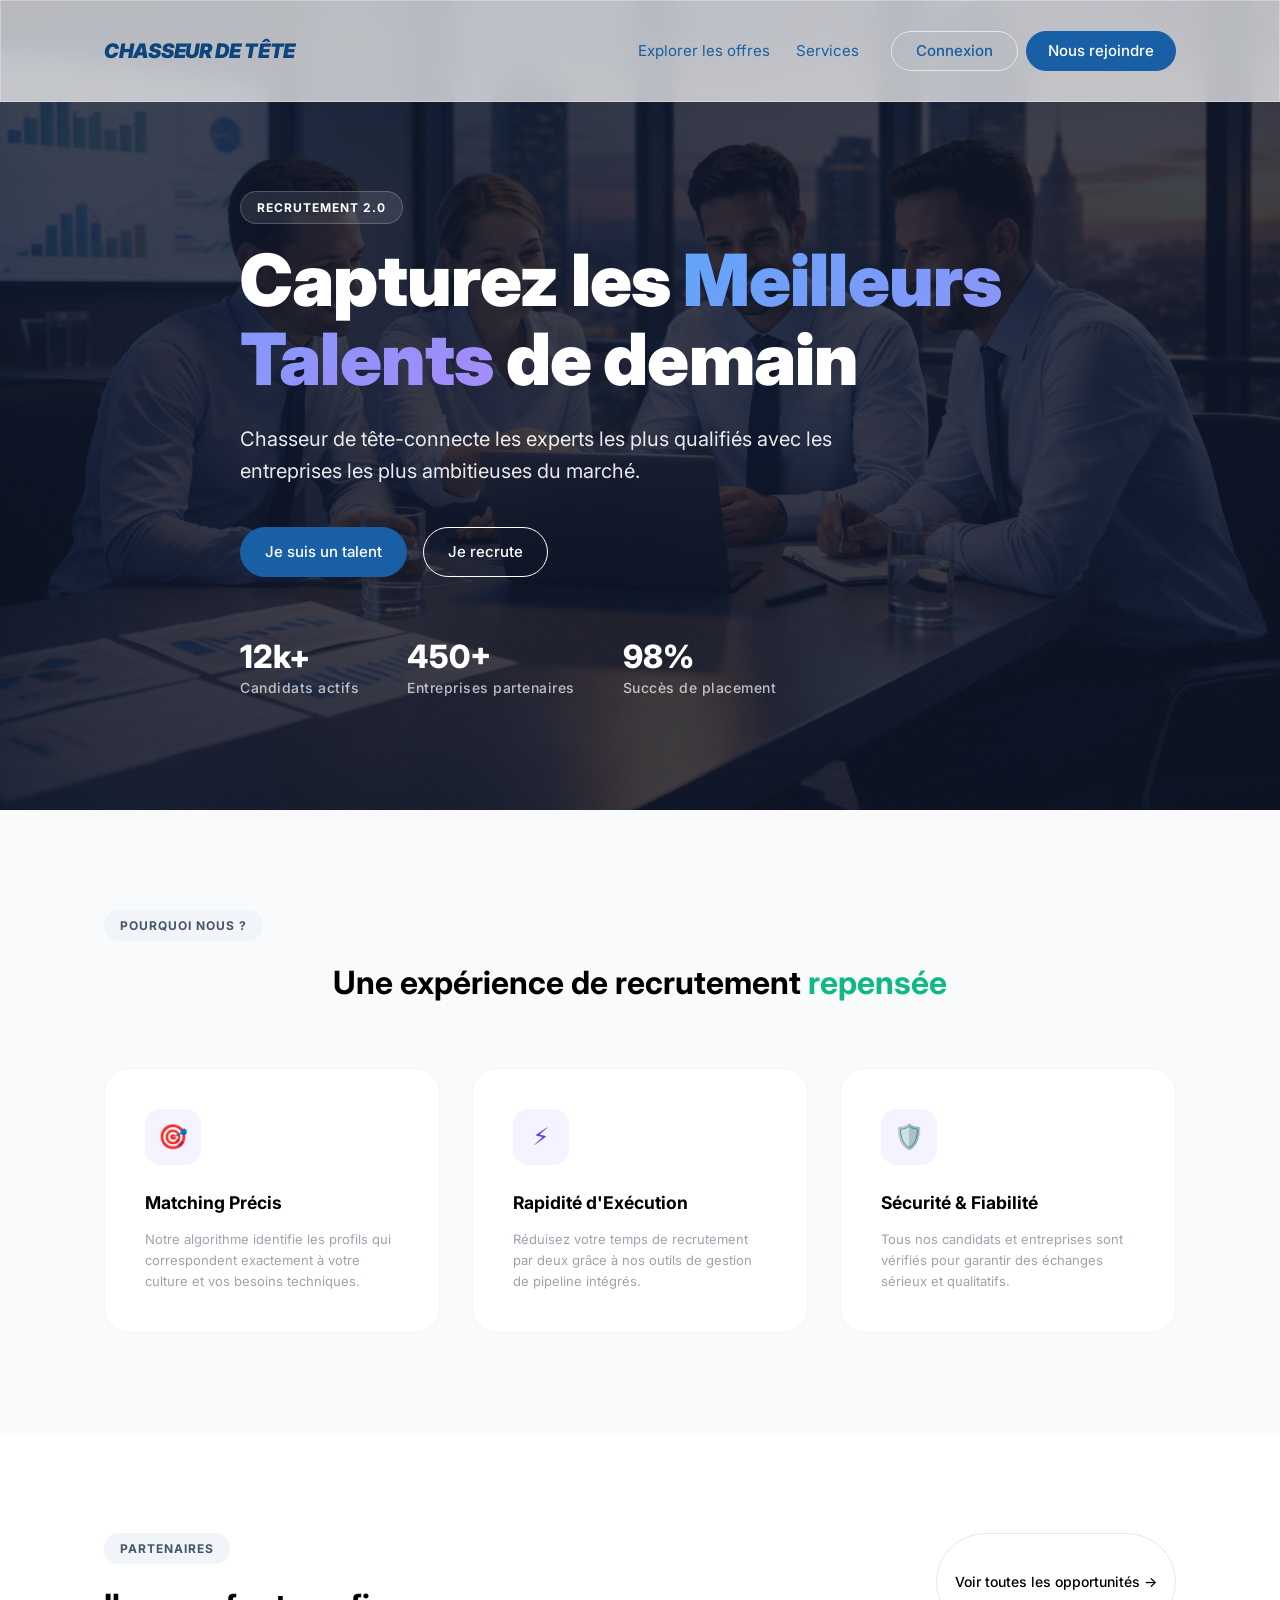
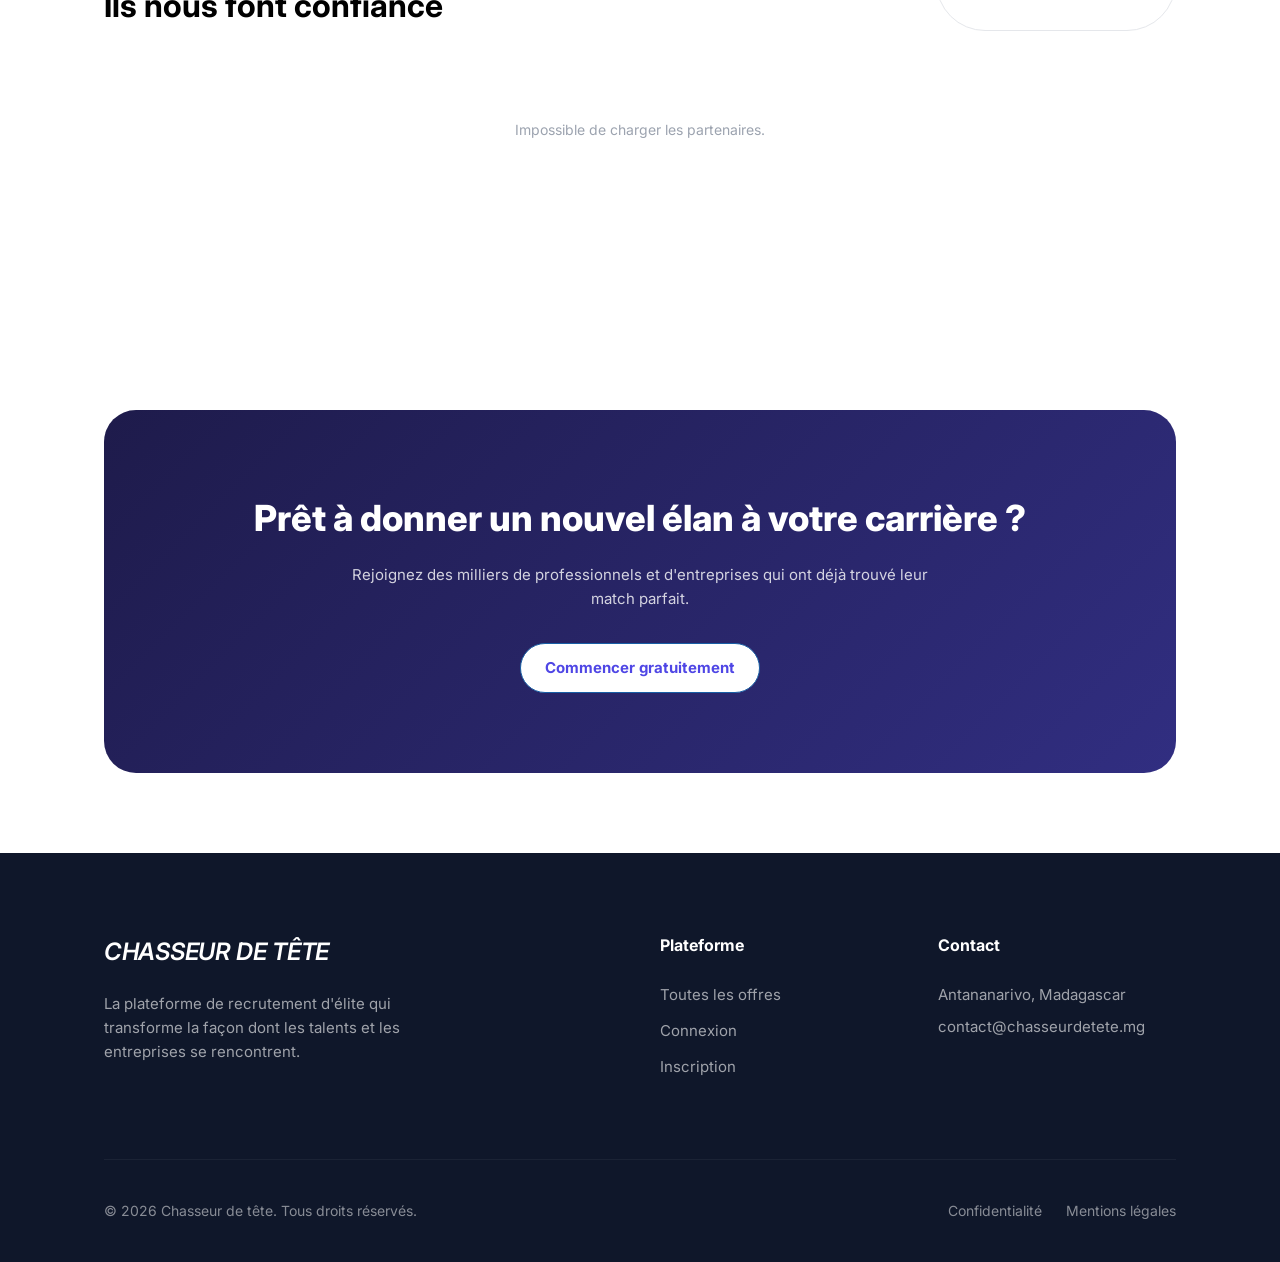
<file: projetv/index.html>
<!DOCTYPE html>
<html lang="fr">
<head>
  <meta charset="UTF-8" />
  <meta name="viewport" content="width=device-width, initial-scale=1.0" />
  <title>Plateforme de recrutement</title>
  <link rel="stylesheet" href="style.css" />
  <link rel="stylesheet" href="https://fonts.googleapis.com/css2?family=Inter:wght@400;500;600;700;800;900&display=swap">
</head>
<body>

  <!-- ════════ NAVBAR ════════ -->
  <nav class="navbar glass" style="position: fixed; top: 0; z-index: 1000; width: 100%;">
    <div class="container nav-inner">
      <a href="index.html" class="logo" style="font-size: 20px; font-weight: 900;"><i>CHASSEUR DE TÊTE</i></a>
      <ul class="nav-links" id="navLinks">
        <li><a href="offres.html">Explorer les offres</a></li>
        <li><a href="#features">Services</a></li>
        <li id="navAuth">
          <a href="login.html" class="btn btn-outline" style="border-radius: 100px; padding: 10px 24px;">Connexion</a>
          <a href="register.html" class="btn btn-primary" style="border-radius: 100px; padding: 10px 24px;">Nous rejoindre</a>
        </li>
      </ul>
      <button class="hamburger" id="hamburger"><span></span><span></span><span></span></button>
    </div>
  </nav>

  <!-- ════════ HERO ════════ -->
  <section class="hero-premium">
    <div class="container">
      <div class="hero-content">
        <span class="section-tag" style="background: rgba(255,255,255,0.1); color: white; border: 1px solid rgba(255,255,255,0.2);">Recrutement 2.0</span>
        <h1>Capturez les <span class="gradient-text">Meilleurs Talents</span> de demain</h1>
        <p>Chasseur de tête-connecte les experts les plus qualifiés avec les entreprises les plus ambitieuses du marché.</p>
        <div class="flex gap-4">
          <a href="register.html?role=candidat" class="btn btn-primary btn-lg" style="border-radius: 100px;">Je suis un talent</a>
          <a href="register.html?role=entreprise" class="btn btn-outline btn-lg" style="border-radius: 100px; color: white; border-color: white;">Je recrute</a>
        </div>
        
        <div class="hero-stats-premium">
          <div class="stat-block">
            <span class="stat-value">12k+</span>
            <span class="stat-desc">Candidats actifs</span>
          </div>
          <div class="stat-block">
            <span class="stat-value">450+</span>
            <span class="stat-desc">Entreprises partenaires</span>
          </div>
          <div class="stat-block">
            <span class="stat-value">98%</span>
            <span class="stat-desc">Succès de placement</span>
          </div>
        </div>
      </div>
    </div>
  </section>

  <!-- ════════ FEATURES ════════ -->
  <section class="section" id="features" style="background: #f8fafc; padding: 100px 0;">
    <div class="container text-center">
      <span class="section-tag">Pourquoi nous ?</span>
      <h2 class="section-title">Une expérience de recrutement <span class="candidate-accent">repensée</span></h2>
      <div class="feature-grid">
        <div class="feature-card">
          <div class="feature-icon">🎯</div>
          <h3 style="margin-bottom: 12px;">Matching Précis</h3>
          <p class="text-sm text-muted">Notre algorithme identifie les profils qui correspondent exactement à votre culture et vos besoins techniques.</p>
        </div>
        <div class="feature-card">
          <div class="feature-icon">⚡</div>
          <h3 style="margin-bottom: 12px;">Rapidité d'Exécution</h3>
          <p class="text-sm text-muted">Réduisez votre temps de recrutement par deux grâce à nos outils de gestion de pipeline intégrés.</p>
        </div>
        <div class="feature-card">
          <div class="feature-icon">🛡️</div>
          <h3 style="margin-bottom: 12px;">Sécurité & Fiabilité</h3>
          <p class="text-sm text-muted">Tous nos candidats et entreprises sont vérifiés pour garantir des échanges sérieux et qualitatifs.</p>
        </div>
      </div>
    </div>
  </section>

  <!-- ════════ ENTREPRISES ════════ -->
  <section class="section" style="padding: 100px 0;">
    <div class="container">
      <div class="flex justify-between items-end mb-10">
        <div>
          <span class="section-tag">Partenaires</span>
          <h2 class="section-title" style="margin-bottom: 0;">Ils nous font confiance</h2>
        </div>
        <a href="offres.html" class="btn btn-outline" style="border-radius: 100px;">Voir toutes les opportunités →</a>
      </div>
      <div class="admin-stats-grid" id="companiesGrid" style="grid-template-columns: repeat(auto-fit, minmax(250px, 1fr));">
        <p class="empty-state">Chargement des partenaires…</p>
      </div>
    </div>
  </section>

  <!-- ════════ CTA BANNER ════════ -->
  <section class="container">
    <div class="cta-banner">
      <h2 style="font-size: 36px; font-weight: 800; margin-bottom: 16px;">Prêt à donner un nouvel élan à votre carrière ?</h2>
      <p style="opacity: 0.8; margin-bottom: 32px; max-width: 600px; margin-left: auto; margin-right: auto;">Rejoignez des milliers de professionnels et d'entreprises qui ont déjà trouvé leur match parfait.</p>
      <a href="register.html" class="btn btn-primary btn-lg" style="background: white; color: var(--primary); border-radius: 100px; font-weight: 700;">Commencer gratuitement</a>
    </div>
  </section>

  <!-- ════════ FOOTER ════════ -->
  <footer class="footer" style="background: #0f172a; color: white; padding: 80px 0 40px;">
    <div class="container">
      <div class="grid-4" style="gap: 40px;">
        <div style="grid-column: span 2;">
          <a href="#" class="logo" style="color: white; font-size: 24px;"><i>CHASSEUR DE TÊTE</i></a>
          <p style="opacity: 0.6; margin-top: 20px; max-width: 350px;">La plateforme de recrutement d'élite qui transforme la façon dont les talents et les entreprises se rencontrent.</p>
        </div>
        <div>
          <h4 style="margin-bottom: 24px; font-size: 16px;">Plateforme</h4>
          <ul style="list-style: none; padding: 0; display: grid; gap: 12px;">
            <li><a href="offres.html" style="color: white; opacity: 0.6; text-decoration: none;">Toutes les offres</a></li>
            <li><a href="login.html" style="color: white; opacity: 0.6; text-decoration: none;">Connexion</a></li>
            <li><a href="register.html" style="color: white; opacity: 0.6; text-decoration: none;">Inscription</a></li>
          </ul>
        </div>
        <div>
          <h4 style="margin-bottom: 24px; font-size: 16px;">Contact</h4>
          <p style="opacity: 0.6;">Antananarivo, Madagascar</p>
          <p style="opacity: 0.6; margin-top: 8px;">contact@chasseurdetete.mg</p>
        </div>
      </div>
      <div style="margin-top: 80px; padding-top: 40px; border-top: 1px solid rgba(255,255,255,0.1); display: flex; justify-content: space-between; font-size: 14px; opacity: 0.5;">
        <span>© 2026 Chasseur de tête. Tous droits réservés.</span>
        <div class="flex gap-6">
          <a href="#" style="color: white; text-decoration: none;">Confidentialité</a>
          <a href="#" style="color: white; text-decoration: none;">Mentions légales</a>
        </div>
      </div>
    </div>
  </footer>

  <script src="main.js"></script>
  <script>
    async function loadCompanies() {
      const grid = document.getElementById('companiesGrid');
      if (!grid) return;
      try {
        const data = await HH.api('/entreprises/populaires');
        const companies = data.entreprises || [];
        if (!companies.length) {
          grid.innerHTML = '<p class="empty-state">Aucune entreprise visible pour le moment.</p>';
          return;
        }
        grid.innerHTML = companies.slice(0, 4).map(company => `
          <a href="offres.html?entreprise_id=${company.id}" style="text-decoration: none; color: inherit;">
            <div class="admin-stat-card" style="padding: 24px; height: 100%;">
              <div class="flex items-center gap-4 mb-4">
                <div style="width: 50px; height: 50px; border-radius: 12px; background: #f8fafc; display: flex; align-items: center; justify-content: center; overflow: hidden; border: 1px solid #f1f5f9;">
                  ${company.logo_url ? `<img src="${company.logo_url}" style="width: 100%; height: 100%; object-fit: cover;" />` : `<span style="font-weight: 800; color: var(--primary);">${(company.nom || '??').slice(0,2).toUpperCase()}</span>`}
                </div>
                <div>
                  <h3 style="font-size: 16px; font-weight: 700; margin: 0;">${company.nom || 'Entreprise'}</h3>
                  <p class="text-xs text-muted" style="margin: 0;">${company.secteur || 'Technologie'}</p>
                </div>
              </div>
              <div class="flex justify-between items-center" style="margin-top: auto;">
                <span class="tag tag-blue" style="border-radius: 100px;">${company.offres_disponibles || 0} postes</span>
                <span style="font-size: 12px; color: var(--primary); font-weight: 600;">Voir plus →</span>
              </div>
            </div>
          </a>
        `).join('');
      } catch (err) {
        grid.innerHTML = '<p class="empty-state">Impossible de charger les partenaires.</p>';
      }
    }
    loadCompanies();

    // Navbar scroll effect
    window.addEventListener('scroll', () => {
      const nav = document.querySelector('.navbar');
      if (window.scrollY > 50) {
        nav.style.padding = '10px 0';
        nav.style.background = 'rgba(255, 255, 255, 0.9)';
        nav.style.boxShadow = '0 10px 30px rgba(0,0,0,0.05)';
      } else {
        nav.style.padding = '20px 0';
        nav.style.background = 'rgba(255, 255, 255, 0.7)';
        nav.style.boxShadow = 'none';
      }
    });
  </script>
</body>
</html>
</file>
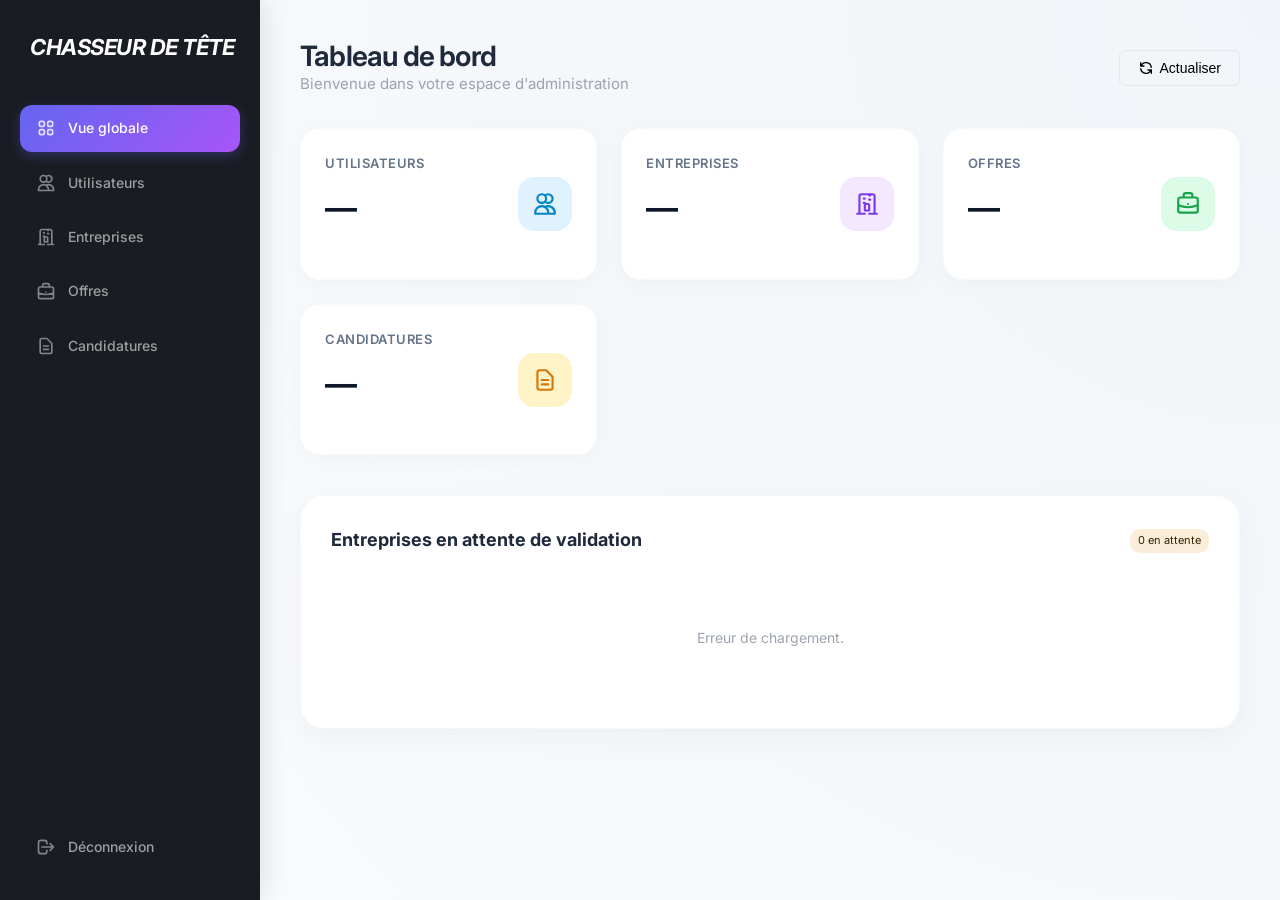
<file: projetv/dashboard-admin.html>
<!DOCTYPE html>
<html lang="fr">
<head>
  <meta charset="UTF-8" />
  <meta name="viewport" content="width=device-width, initial-scale=1.0" />
  <title>Administration — HeadHunter</title>
  <link rel="stylesheet" href="style.css" />
  <link rel="stylesheet" href="https://fonts.googleapis.com/css2?family=Inter:wght@400;500;600;700&display=swap">
</head>
<body class="dashboard-admin">

  <!-- ════════ SIDEBAR ════════ -->
  <aside class="sidebar-modern">
    <div class="logo-area">
      <a href="index.html" class="logo"><i>CHASSEUR DE TÊTE</i></a>
    </div>
    
    <nav class="nav-group">
      <a href="#" class="nav-item active" id="nav-overview" onclick="showTab('overview')">
        <svg xmlns="http://www.w3.org/2003/svg" fill="none" viewBox="0 0 24 24" stroke="currentColor" width="20" height="20">
          <path stroke-linecap="round" stroke-linejoin="round" stroke-width="2" d="M4 6a2 2 0 012-2h2a2 2 0 012 2v2a2 2 0 01-2 2H6a2 2 0 01-2-2V6zM14 6a2 2 0 012-2h2a2 2 0 012 2v2a2 2 0 01-2 2h-2a2 2 0 01-2-2V6zM4 16a2 2 0 012-2h2a2 2 0 012 2v2a2 2 0 01-2 2H6a2 2 0 01-2-2v-2zM14 16a2 2 0 012-2h2a2 2 0 012 2v2a2 2 0 01-2 2h-2a2 2 0 01-2-2v-2z" />
        </svg>
        <span>Vue globale</span>
      </a>
      <a href="#" class="nav-item" id="nav-users" onclick="showTab('users')">
        <svg xmlns="http://www.w3.org/2003/svg" fill="none" viewBox="0 0 24 24" stroke="currentColor" width="20" height="20">
          <path stroke-linecap="round" stroke-linejoin="round" stroke-width="2" d="M12 4.354a4 4 0 110 5.292M15 21H3v-1a6 6 0 0112 0v1zm0 0h6v-1a6 6 0 00-9-5.197M13 7a4 4 0 11-8 0 4 4 0 018 0z" />
        </svg>
        <span>Utilisateurs</span>
      </a>
      <a href="#" class="nav-item" id="nav-entreprises" onclick="showTab('entreprises')">
        <svg xmlns="http://www.w3.org/2003/svg" fill="none" viewBox="0 0 24 24" stroke="currentColor" width="20" height="20">
          <path stroke-linecap="round" stroke-linejoin="round" stroke-width="2" d="M19 21V5a2 2 0 00-2-2H7a2 2 0 00-2 2v16m14 0h2m-2 0h-5m-9 0H3m2 0h5M9 7h1m-1 4h1m4-7h1m-1 4h1m-5 10v-5a1 1 0 011-1h2a1 1 0 011 1v5m-4 0h4" />
        </svg>
        <span>Entreprises</span>
      </a>
      <a href="#" class="nav-item" id="nav-offres" onclick="showTab('offres')">
        <svg xmlns="http://www.w3.org/2003/svg" fill="none" viewBox="0 0 24 24" stroke="currentColor" width="20" height="20">
          <path stroke-linecap="round" stroke-linejoin="round" stroke-width="2" d="M21 13.255A23.931 23.931 0 0112 15c-3.183 0-6.22-.62-9-1.745M16 6V4a2 2 0 00-2-2h-4a2 2 0 00-2 2v2m4 6h.01M5 20h14a2 2 0 002-2V8a2 2 0 00-2-2H5a2 2 0 00-2 2v10a2 2 0 002 2z" />
        </svg>
        <span>Offres</span>
      </a>
      <a href="#" class="nav-item" id="nav-candidatures" onclick="showTab('candidatures')">
        <svg xmlns="http://www.w3.org/2003/svg" fill="none" viewBox="0 0 24 24" stroke="currentColor" width="20" height="20">
          <path stroke-linecap="round" stroke-linejoin="round" stroke-width="2" d="M9 12h6m-6 4h6m2 5H7a2 2 0 01-2-2V5a2 2 0 012-2h5.586a1 1 0 01.707.293l5.414 5.414a1 1 0 01.293.707V19a2 2 0 01-2 2z" />
        </svg>
        <span>Candidatures</span>
      </a>
    </nav>

    <div style="margin-top: auto;">
      <a href="#" class="nav-item" onclick="logout()">
        <svg xmlns="http://www.w3.org/2003/svg" fill="none" viewBox="0 0 24 24" stroke="currentColor" width="20" height="20">
          <path stroke-linecap="round" stroke-linejoin="round" stroke-width="2" d="M17 16l4-4m0 0l-4-4m4 4H7m6 4v1a3 3 0 01-3 3H6a3 3 0 01-3-3V7a3 3 0 013-3h4a3 3 0 013 3v1" />
        </svg>
        <span>Déconnexion</span>
      </a>
    </div>
  </aside>

  <!-- ════════ MAIN CONTENT ════════ -->
  <main class="admin-main">
    
    <header class="admin-header">
      <div>
        <h1 id="page-headline">Tableau de bord</h1>
        <p class="text-muted" id="page-subheadline">Bienvenue dans votre espace d'administration</p>
      </div>
      <div class="flex gap-3">
        <button class="btn btn-outline" onclick="refreshDashboard()">
          <svg style="width:16px;height:16px" fill="none" viewBox="0 0 24 24" stroke="currentColor"><path stroke-linecap="round" stroke-linejoin="round" stroke-width="2" d="M4 4v5h.582m15.356 2A8.001 8.001 0 004.582 9m0 0H9m11 11v-5h-.581m0 0a8.003 8.003 0 01-15.357-2m15.357 2H15" /></svg>
          Actualiser
        </button>
      </div>
    </header>

    <!-- Vue globale -->
    <div id="tab-overview">
      <div class="admin-stats-grid">
        <div class="admin-stat-card clickable" onclick="showTab('users')">
          <div class="admin-stat-info">
            <h3>Utilisateurs</h3>
            <div class="value" id="sUsers">—</div>
            <span class="stat-action">Gérer →</span>
          </div>
          <div class="admin-stat-icon icon-blue">
            <svg fill="none" viewBox="0 0 24 24" stroke="currentColor" width="26" height="26"><path stroke-linecap="round" stroke-linejoin="round" stroke-width="2" d="M12 4.354a4 4 0 110 5.292M15 21H3v-1a6 6 0 0112 0v1zm0 0h6v-1a6 6 0 00-9-5.197M13 7a4 4 0 11-8 0 4 4 0 018 0z" /></svg>
          </div>
        </div>
        <div class="admin-stat-card clickable" onclick="showTab('entreprises')">
          <div class="admin-stat-info">
            <h3>Entreprises</h3>
            <div class="value" id="sEnt">—</div>
            <span class="stat-action">Valider →</span>
          </div>
          <div class="admin-stat-icon icon-purple">
            <svg fill="none" viewBox="0 0 24 24" stroke="currentColor" width="26" height="26"><path stroke-linecap="round" stroke-linejoin="round" stroke-width="2" d="M19 21V5a2 2 0 00-2-2H7a2 2 0 00-2 2v16m14 0h2m-2 0h-5m-9 0H3m2 0h5M9 7h1m-1 4h1m4-7h1m-1 4h1m-5 10v-5a1 1 0 011-1h2a1 1 0 011 1v5m-4 0h4" /></svg>
          </div>
        </div>
        <div class="admin-stat-card clickable" onclick="showTab('offres')">
          <div class="admin-stat-info">
            <h3>Offres</h3>
            <div class="value" id="sOffres">—</div>
            <span class="stat-action">Gérer →</span>
          </div>
          <div class="admin-stat-icon icon-green">
            <svg fill="none" viewBox="0 0 24 24" stroke="currentColor" width="26" height="26"><path stroke-linecap="round" stroke-linejoin="round" stroke-width="2" d="M21 13.255A23.931 23.931 0 0112 15c-3.183 0-6.22-.62-9-1.745M16 6V4a2 2 0 00-2-2h-4a2 2 0 00-2 2v2m4 6h.01M5 20h14a2 2 0 002-2V8a2 2 0 00-2-2H5a2 2 0 00-2 2v10a2 2 0 002 2z" /></svg>
          </div>
        </div>
        <div class="admin-stat-card clickable" onclick="showTab('candidatures')">
          <div class="admin-stat-info">
            <h3>Candidatures</h3>
            <div class="value" id="sCand">—</div>
            <span class="stat-action">Suivre →</span>
          </div>
          <div class="admin-stat-icon icon-amber">
            <svg fill="none" viewBox="0 0 24 24" stroke="currentColor" width="26" height="26"><path stroke-linecap="round" stroke-linejoin="round" stroke-width="2" d="M9 12h6m-6 4h6m2 5H7a2 2 0 01-2-2V5a2 2 0 012-2h5.586a1 1 0 01.707.293l5.414 5.414a1 1 0 01.293.707V19a2 2 0 01-2 2z" /></svg>
          </div>
        </div>
      </div>

      <div class="admin-card">
        <div class="admin-table-header">
          <h2>Entreprises en attente de validation</h2>
          <span class="tag tag-amber" id="pendingCount">0 en attente</span>
        </div>
        <div id="pendingList">
          <p class="empty-state">Chargement…</p>
        </div>
      </div>
    </div>

    <!-- Utilisateurs -->
    <div id="tab-users" style="display:none">
      <div class="admin-card">
        <div class="admin-table-header">
          <h2>Liste des utilisateurs</h2>
          <div class="flex gap-2">
            <select id="roleFilter" class="form-input" style="width:150px" onchange="filterUsers(document.getElementById('userSearch').value)">
              <option value="">Tous rôles</option>
              <option value="candidat">Candidat</option>
              <option value="recruteur">Recruteur</option>
              <option value="entreprise">Entreprise</option>
              <option value="admin">Admin</option>
            </select>
            <input class="form-input" id="userSearch" type="text" placeholder="Rechercher…" style="width:220px" oninput="filterUsers(this.value)" />
          </div>
        </div>
        <div class="table-wrap">
          <table class="admin-table">
            <thead>
              <tr>
                <th>Utilisateur</th>
                <th>Email</th>
                <th>Rôle</th>
                <th>Statut</th>
                <th>Actions</th>
              </tr>
            </thead>
            <tbody id="usersTable"></tbody>
          </table>
        </div>
      </div>
    </div>

    <!-- Entreprises -->
    <div id="tab-entreprises" style="display:none">
      <div class="admin-card">
        <div class="admin-table-header">
          <h2>Validation des entreprises</h2>
        </div>
        <div id="entreprisesList">
          <p class="empty-state">Chargement…</p>
        </div>
      </div>
    </div>

    <!-- Offres -->
    <div id="tab-offres" style="display:none">
      <div class="admin-card">
        <div class="admin-table-header">
          <h2>Toutes les offres d'emploi</h2>
        </div>
        <div id="offresListAdmin">
          <p class="empty-state">Chargement…</p>
        </div>
      </div>
    </div>

    <!-- Candidatures -->
    <div id="tab-candidatures" style="display:none">
      <div class="admin-card">
        <div class="admin-table-header">
          <h2>Suivi des candidatures</h2>
        </div>
        <div id="candidaturesListAdmin">
          <p class="empty-state">Chargement…</p>
        </div>
      </div>
    </div>

  </main>

  <script src="main.js"></script>
  <script>
    function showTab(id) {
      ['overview','users','entreprises','offres','candidatures'].forEach(t => {
        const tabEl = document.getElementById('tab-' + t);
        if (tabEl) tabEl.style.display = t === id ? 'block' : 'none';
        const navItem = document.getElementById('nav-' + t);
        if (navItem) navItem.classList.toggle('active', t === id);
      });
      
      const headlines = {
        overview: { title: 'Tableau de bord', sub: 'Vue d\'ensemble de la plateforme' },
        users: { title: 'Gestion des utilisateurs', sub: 'Modération et suivi des membres' },
        entreprises: { title: 'Validation entreprises', sub: 'Vérification des nouveaux comptes entreprise' },
        offres: { title: 'Modération des offres', sub: 'Surveillance des annonces publiées' },
        candidatures: { title: 'Suivi candidatures', sub: 'Historique des postulations sur la plateforme' }
      };
      
      document.getElementById('page-headline').textContent = headlines[id].title;
      document.getElementById('page-subheadline').textContent = headlines[id].sub;

      if (id === 'users') loadUsers();
      if (id === 'entreprises') loadEntreprises();
      if (id === 'offres') loadAllOffres();
      if (id === 'candidatures') loadAllCandidatures();
    }

    async function loadStats() {
      try {
        const data = await HH.api('/admin/stats');
        HH.animateValue('sUsers', data.users);
        HH.animateValue('sEnt', data.entreprises);
        HH.animateValue('sOffres', data.offres);
        HH.animateValue('sCand', data.candidatures);
      } catch {}
    }

    // Custom helper for animated count-up
    if (!HH.animateValue) {
      HH.animateValue = function(id, value) {
        const el = document.getElementById(id);
        if (!el) return;
        el.textContent = value;
      }
    }

    async function loadPending() {
      try {
        const data = await HH.api('/admin/entreprises-pending');
        const list = data.entreprises || [];
        document.getElementById('pendingCount').textContent = list.length + ' en attente';
        if (!list.length) {
          document.getElementById('pendingList').innerHTML = '<p class="empty-state">Aucune entreprise en attente.</p>';
          return;
        }
        document.getElementById('pendingList').innerHTML = `
          <table class="admin-table">
            <thead>
              <tr><th>Entreprise</th><th>SIRET / Secteur</th><th>Actions</th></tr>
            </thead>
            <tbody>
              ${list.map(e => `
                <tr>
                  <td>
                    <div class="font-medium">${e.nom}</div>
                    <div class="text-xs text-muted">${e.adresse || ''}</div>
                  </td>
                  <td>
                    <div class="text-sm">SIRET: ${e.siret || '—'}</div>
                    <div class="text-xs text-muted">${e.secteur || '—'}</div>
                  </td>
                  <td>
                    <div class="flex gap-2">
                      <button class="btn btn-success btn-sm" onclick="validerEnt('${e.id}', true)">Valider</button>
                      <button class="btn btn-danger btn-sm" onclick="validerEnt('${e.id}', false)">Refuser</button>
                    </div>
                  </td>
                </tr>
              `).join('')}
            </tbody>
          </table>
        `;
      } catch (err) {
        document.getElementById('pendingList').innerHTML = '<p class="empty-state">Erreur de chargement.</p>';
      }
    }

    async function validerEnt(id, verifie) {
      try {
        await HH.api(`/admin/entreprises/${id}/valider`, { method: 'PATCH', body: JSON.stringify({ verifie }) });
        HH.Toast.success(verifie ? 'Entreprise validée.' : 'Entreprise refusée.');
        loadPending(); loadStats();
      } catch (err) { HH.Toast.error(err.message); }
    }

    let allUsers = [];
    const ROLE_TAGS = { candidat:'tag-blue', recruteur:'tag-green', entreprise:'tag-amber', admin:'tag-gray' };
    
    async function loadUsers() {
      try {
        const data = await HH.api('/admin/users');
        allUsers = data.users || [];
        renderUsers(allUsers);
      } catch {}
    }

    function renderUsers(list) {
      document.getElementById('usersTable').innerHTML = list.map(u => `
        <tr>
          <td>
            <div class="user-cell">
              <div class="user-avatar">${(u.prenom?.[0]||'')+(u.nom?.[0]||'')}</div>
              <div>
                <div class="font-medium">${u.prenom} ${u.nom}</div>
                <div class="text-xs text-muted">ID: ${u.id.slice(0,8)}...</div>
              </div>
            </div>
          </td>
          <td class="text-muted">${u.email}</td>
          <td><span class="tag ${ROLE_TAGS[u.role]||'tag-gray'}">${u.role}</span></td>
          <td><span class="tag ${u.statut==='actif'?'tag-green':'tag-red'}">${u.statut}</span></td>
          <td>
            <div class="flex gap-2">
              ${u.statut === 'actif'
                ? `<button class="btn btn-outline btn-sm" onclick="updateStatut('${u.id}','suspendu')">Suspendre</button>`
                : `<button class="btn btn-success btn-sm" onclick="updateStatut('${u.id}','actif')">Réactiver</button>`
              }
              <button class="btn btn-danger btn-sm" onclick="deleteUser('${u.id}')">
                <svg style="width:14px;height:14px" fill="none" viewBox="0 0 24 24" stroke="currentColor"><path stroke-linecap="round" stroke-linejoin="round" stroke-width="2" d="M19 7l-.867 12.142A2 2 0 0116.138 21H7.862a2 2 0 01-1.995-1.858L5 7m5 4v6m4-6v6m1-10V4a1 1 0 00-1-1h-4a1 1 0 00-1 1v3M4 7h16" /></svg>
              </button>
            </div>
          </td>
        </tr>
      `).join('');
    }

    function filterUsers(q) {
      const role = document.getElementById('roleFilter').value;
      const normalized = q.trim().toLowerCase();
      const filtered = allUsers.filter(u => {
        const matchesText = `${u.nom} ${u.prenom} ${u.email}`.toLowerCase().includes(normalized);
        const matchesRole = !role || u.role === role;
        return matchesText && matchesRole;
      });
      renderUsers(filtered);
    }

    async function updateStatut(id, statut) {
      try {
        await HH.api(`/admin/users/${id}/statut`, { method: 'PATCH', body: JSON.stringify({ statut }) });
        HH.Toast.success('Statut mis à jour.');
        loadUsers();
      } catch (err) { HH.Toast.error(err.message); }
    }

    async function deleteUser(id) {
      if (!confirm('Confirmez-vous la suppression de cet utilisateur ?')) return;
      try {
        await HH.api(`/admin/users/${id}`, { method: 'DELETE' });
        HH.Toast.success('Utilisateur supprimé.');
        loadUsers();
      } catch (err) { HH.Toast.error(err.message); }
    }

    async function loadEntreprises() {
      try {
        const data = await HH.api('/admin/entreprises-pending');
        const list = data.entreprises || [];
        document.getElementById('entreprisesList').innerHTML = !list.length
          ? '<p class="empty-state">Aucune entreprise en attente.</p>'
          : `
            <table class="admin-table">
              <thead>
                <tr><th>Entreprise</th><th>SIRET</th><th>Secteur</th><th>Actions</th></tr>
              </thead>
              <tbody>
                ${list.map(e => `
                  <tr>
                    <td><div class="font-medium">${e.nom}</div><div class="text-xs text-muted">${e.adresse||''}</div></td>
                    <td>${e.siret||'—'}</td>
                    <td>${e.secteur||'—'}</td>
                    <td>
                      <div class="flex gap-2">
                        <button class="btn btn-success btn-sm" onclick="validerEnt('${e.id}',true)">Valider</button>
                        <button class="btn btn-danger btn-sm" onclick="validerEnt('${e.id}',false)">Refuser</button>
                      </div>
                    </td>
                  </tr>
                `).join('')}
              </tbody>
            </table>
          `;
      } catch {}
    }

    async function loadAllOffres() {
      try {
        const data = await HH.api('/admin/offres');
        const list = data.offres || [];
        document.getElementById('offresListAdmin').innerHTML = !list.length
          ? '<p class="empty-state">Aucune offre publiée.</p>'
          : `
            <table class="admin-table">
              <thead>
                <tr><th>Poste</th><th>Entreprise</th><th>Stats</th><th>Statut</th><th>Actions</th></tr>
              </thead>
              <tbody>
                ${list.map(o => `
                  <tr>
                    <td><div class="font-medium">${o.titre}</div><div class="text-xs text-muted">${o.localisation || 'Remote'}</div></td>
                    <td><div class="text-sm">${o.entreprise_nom || 'Recruteur indépendant'}</div></td>
                    <td><span class="tag tag-blue">${o.nb_candidatures || 0} postulants</span></td>
                    <td><span class="tag ${o.statut === 'active' ? 'tag-green' : 'tag-gray'}">${o.statut}</span></td>
                    <td>
                      <button class="btn btn-danger btn-sm" onclick="deleteOffreAdmin('${o.id}')">
                        Supprimer
                      </button>
                    </td>
                  </tr>
                `).join('')}
              </tbody>
            </table>
          `;
      } catch (err) {
        document.getElementById('offresListAdmin').innerHTML = '<p class="empty-state">Erreur de chargement.</p>';
      }
    }

    async function deleteOffreAdmin(id) {
      if (!confirm('Voulez-vous vraiment supprimer cette offre d\'emploi ?')) return;
      try {
        await HH.api(`/admin/offres/${id}`, { method: 'DELETE' });
        HH.Toast.success('Offre supprimée.');
        loadAllOffres();
        loadStats();
      } catch (err) { HH.Toast.error(err.message); }
    }

    async function loadAllCandidatures() {
      try {
        // Placeholder
        document.getElementById('candidaturesListAdmin').innerHTML = '<p class="empty-state">Fonctionnalité en cours de déploiement...</p>';
      } catch {}
    }

    function refreshDashboard() {
      loadStats();
      loadPending();
      const activeItem = document.querySelector('.nav-item.active');
      if (activeItem) {
        const activeTab = activeItem.id.replace('nav-', '');
        if (activeTab === 'users') loadUsers();
        if (activeTab === 'entreprises') loadEntreprises();
        if (activeTab === 'offres') loadAllOffres();
        if (activeTab === 'candidatures') loadAllCandidatures();
      }
      HH.Toast.success('Dashboard actualisé');
    }

    // logout() function removed, using global one from main.js

    // Init
    loadStats();
    loadPending();
  </script>
</body>
</html>
</file>
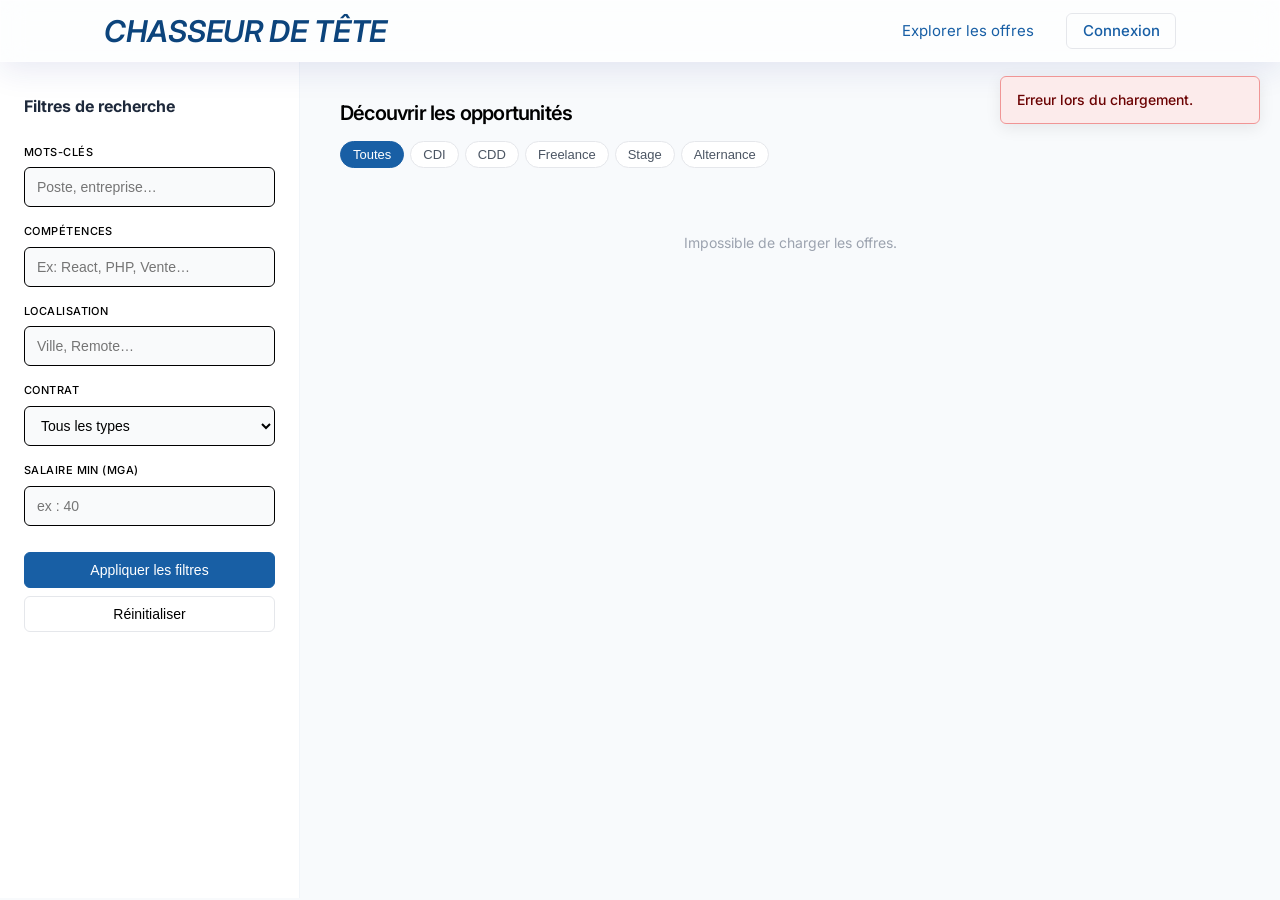
<file: projetv/offres.html>
<!DOCTYPE html>
<html lang="fr">
<head>
  <meta charset="UTF-8" />
  <meta name="viewport" content="width=device-width, initial-scale=1.0" />
  <title>Offres d'emploi — Chasseur de tête</title>
  <link rel="stylesheet" href="style.css" />
  <link rel="stylesheet" href="https://fonts.googleapis.com/css2?family=Inter:wght@400;500;600;700&display=swap">
</head>
<body class="job-listing-container">
  
<nav class="navbar glass" style="position: sticky; top: 0; z-index: 100;">
  <div class="container nav-inner">
    <a href="index.html" class="logo"><i>CHASSEUR DE TÊTE</i></a>
    <ul class="nav-links" id="navLinks">
      <li><a href="offres.html" class="active">Explorer les offres</a></li>
      <li id="navAuth">
        <a href="login.html" class="btn btn-outline">Connexion</a>
      </li>
    </ul>
    <button class="hamburger" id="hamburger"><span></span><span></span><span></span></button>
  </div>
</nav>

<div class="flex">
  <!-- Sidebar filtres -->
  <aside class="filters-sidebar">
    <h2 style="font-size: 16px; font-weight: 700; margin-bottom: 24px; color: #1e293b;">Filtres de recherche</h2>

    <div class="form-group mb-4">
      <label class="form-label">Mots-clés</label>
      <input class="form-input" id="searchInput" type="text" placeholder="Poste, entreprise…" />
    </div>

    <div class="form-group mb-4">
      <label class="form-label">Compétences</label>
      <input class="form-input" id="skillsInput" type="text" placeholder="Ex: React, PHP, Vente…" />
    </div>

    <div class="form-group mb-4">
      <label class="form-label">Localisation</label>
      <input class="form-input" id="locInput" type="text" placeholder="Ville, Remote…" />
    </div>

    <div class="form-group mb-4">
      <label class="form-label">Contrat</label>
      <select class="form-input" id="typeInput">
        <option value="">Tous les types</option>
        <option>CDI</option><option>CDD</option><option>Freelance</option><option>Stage</option><option>Alternance</option>
      </select>
    </div>

    <div class="form-group mb-4">
      <label class="form-label">Salaire min (MGA)</label>
      <input class="form-input" id="salInput" type="number" placeholder="ex : 40" min="0" />
    </div>

    <button class="btn btn-primary w-100" style="width:100%; margin-top: 10px;" id="filterBtn">Appliquer les filtres</button>
    <button class="btn btn-outline w-100" style="width:100%; margin-top: 8px;" id="resetBtn">Réinitialiser</button>
  </aside>

  <!-- Contenu principal -->
  <main style="flex:1; padding: 40px;">
    
    <div id="companyHeader" class="glass mb-4" style="display:none; padding: 24px; border-radius: 16px;">
      <div style="display:flex; align-items:center; gap:20px">
        <div id="companyLogo" style="width:64px; height:64px; border-radius:12px; background:white; display:flex; align-items:center; justify-content:center; overflow:hidden; border: 1px solid #f1f5f9;"></div>
        <div>
          <h2 id="companyName" style="margin:0; font-size: 24px; font-weight: 800;"></h2>
          <p id="companySector" style="margin:4px 0 0; color: #64748b; font-size: 14px;"></p>
        </div>
      </div>
      <a href="offres.html" style="margin-top: 16px; display: inline-block; color: var(--primary); font-size: 14px; font-weight: 600; text-decoration: none;">← Voir toutes les offres de la plateforme</a>
    </div>

    <div class="flex justify-between items-center mb-4">
      <h1 class="page-title" style="margin:0">Découvrir les opportunités</h1>
      <span id="countLabel" class="text-sm text-muted">Chargement…</span>
    </div>

    <div class="pills mb-4" id="typePills">
      <button class="pill active" data-type="">Toutes</button>
      <button class="pill" data-type="CDI">CDI</button>
      <button class="pill" data-type="CDD">CDD</button>
      <button class="pill" data-type="Freelance">Freelance</button>
      <button class="pill" data-type="Stage">Stage</button>
      <button class="pill" data-type="Alternance">Alternance</button>
    </div>

    <div id="offresList"></div>
    <div class="pagination" id="pagination" style="margin-top: 40px; display: flex; justify-content: center; gap: 8px;"></div>
  </main>
</div>

<script src="main.js"></script>
<script src="offres.js"></script>
</body>
</html>
</file>
<file: projetv/style.css>
/* ══════════════════════════════════════
   HeadHunter — Design System CSS
   ══════════════════════════════════════ */

/* ─── Reset & Base ─────────────────── */

*,
*::before,
*::after {
  box-sizing: border-box;
  margin: 0;
  padding: 0;
}

:root {
  --blue-50: #E6F1FB;
  --blue-400: #378ADD;
  --blue-600: #185FA5;
  --blue-800: #0C447C;
  --teal-50: #E1F5EE;
  --teal-600: #14b10e;
  --amber-50: #FAEEDA;
  --amber-600: #382102;
  --gray-50: #f9fafb;
  --gray-100: #F3F4F6;
  --gray-200: #E5E7EB;
  --gray-400: #9CA3AF;
  --gray-600: #4B5563;
  --gray-900: #000000;
  --green-50: #EAF3DE;
  --green-700: #27500A;
  --red-50: #FCEBEB;
  --red-600: #6b0202;
  --white: #FFFFFF;
  --primary: #4f46e5;
  --radius-sm: 6px;
  --radius-md: 10px;
  --radius-lg: 14px;
  --shadow: 0 1px 3px rgba(0, 0, 0, .08), 0 1px 2px rgba(0, 0, 0, .04);
  --shadow-md: 0 4px 16px rgba(0, 0, 0, .08);
  --font: 'Inter', system-ui, -apple-system, sans-serif;
  --transition: .15s ease;
}

html {
  scroll-behavior: smooth;
}

body {
  font-family: var(--font);
  font-size: 15px;
  color: var(--gray-900);
  background: var(--white);
  line-height: 1.6;
}

a {
  text-decoration: none;
  color: inherit;
}

img {
  max-width: 100%;
}

ul {
  list-style: none;
}

/* ─── Container ─────────────────────── */
.container {
  max-width: 1120px;
  margin: 0 auto;
  padding: 0 24px;
}

.section {
  padding: 80px 0;
}

.bg-gray {
  background: var(--gray-50);
}

/* ─── Login page background ───────────────── */
.form-page {
  position: relative;
  min-height: 100vh;
  display: flex;
  align-items: center;
  justify-content: center;
  background-size: cover;
  background-position: center;
  background-repeat: no-repeat;
}

.form-page::after {
  content: '';
  position: absolute;
  inset: 0;
  background: rgba(0, 0, 0, 0.45);
}

.form-card {
  position: relative;
  z-index: 1;
}

.form-card {
  max-width: 430px;
  width: 100%;
  padding: 30px;
  background: rgba(255, 255, 255, 0.95);
  border-radius: var(--radius-md);
  box-shadow: var(--shadow-md);
}

.form-title {
  font-size: 28px;
  margin-bottom: 10px;
}

.form-sub {
  color: var(--gray-600);
  margin-bottom: 24px;
}

/* ─── Buttons ───────────────────────── */
.btn {
  display: inline-flex;
  align-items: center;
  justify-content: center;
  gap: 6px;
  padding: 9px 18px;
  border-radius: var(--radius-sm);
  font-size: 14px;
  font-weight: 500;
  cursor: pointer;
  border: 1px solid transparent;
  transition: all var(--transition);
  white-space: nowrap;
}

.nav-links .btn {
  min-width: 110px;
  max-width: 150px;
  font-size: 15px;
  line-height: 1.2;
  padding: 8px 14px;
  text-align: center;
}

.btn-primary {
  background: var(--blue-600);
  color: var(--white);
  border-color: var(--blue-600);
}

.nav-links li a.btn-primary {
  color: var(--white);
}

.btn-primary:hover {
  background: var(--blue-800);
  border-color: var(--blue-800);
}

.btn-outline {
  background: transparent;
  color: var(--gray-900);
  border-color: var(--gray-200);
}

.btn-outline:hover {
  background: var(--gray-100);
}

.btn-lg {
  padding: 12px 24px;
  font-size: 15px;
  border-radius: var(--radius-md);
}

.btn-sm {
  padding: 6px 12px;
  font-size: 13px;
}

.btn-danger {
  background: var(--red-50);
  color: var(--red-600);
  border-color: #F09595;
}

.btn-danger:hover {
  background: #F7C1C1;
}

.btn-success {
  background: var(--green-50);
  color: var(--green-700);
  border-color: #C0DD97;
}

.btn:disabled {
  opacity: .55;
  cursor: not-allowed;
}

.btn-icon {
  width: 32px;
  height: 32px;
  border-radius: 50%;
  display: flex;
  align-items: center;
  justify-content: center;
  background: var(--gray-50);
  border: 1px solid var(--gray-200);
  color: var(--gray-600);
  cursor: pointer;
  transition: all var(--transition);
}

.btn-icon:hover {
  background: var(--blue-50);
  color: var(--blue-600);
  border-color: var(--blue-400);
}

/* ─── Navbar ────────────────────────── */
.navbar {
  position: sticky;
  top: 0;
  z-index: 100;
  background: rgb(228, 226, 238);
  backdrop-filter: blur(10px);
  border-bottom: 1px solid var(--gray-200);
}

.nav-inner {
  display: flex;
  align-items: center;
  height: 60px;
  gap: 32px;
}

.logo {
  font-size: 30px;
  font-weight: 600;
  color: var(--blue-800);
  letter-spacing: -.3px;
}

.nav-links {
  display: flex;
  align-items: center;
  gap: 6px;
  margin-left: auto;
}

.nav-links li a {
  font-size: 15px;
  color: var(--blue-600);
  padding: 6px 10px;
  border-radius: var(--radius-sm);
}

.nav-links li a:hover {
  color: var(--gray-900);
  background: var(--gray-100);
}

.nav-links #navAuth {
  display: flex;
  gap: 8px;
  margin-left: 16px;
}

.hamburger {
  display: none;
  flex-direction: column;
  gap: 5px;
  background: none;
  border: none;
  cursor: pointer;
  padding: 4px;
}

.hamburger span {
  display: block;
  width: 22px;
  height: 2px;
  background: var(--gray-600);
  border-radius: 2px;
  transition: var(--transition);
}

/* ─── Hero ──────────────────────────── ato manovalokooo soratra bee amn acceuil io s fond */
.hero {
  position: relative;
  padding: 80px 0 100px;
  overflow: hidden;
  background-image: url('oz.png');
  background-size: cover;
  background-position: center;
  background-repeat: no-repeat;
}

.hero::after {
  content: '';
  position: absolute;
  inset: 0;
  background: rgba(0, 0, 0, 0.45);
  pointer-events: none;
}

.hero-inner {
  position: relative;
  z-index: 1;
  display: grid;
  grid-template-columns: 1fr 1fr;
  gap: 64px;
  align-items: center;
}

.hero-text {
  max-width: 520px;
}

.badge {
  display: inline-block;
  font-size: 12px;
  font-weight: 500;
  padding: 4px 12px;
  background: var(--blue-50);
  color: var(--blue-800);
  border: 1px solid #B5D4F4;
  border-radius: 20px;
  margin-bottom: 20px;
}

h1 {
  font-size: 45px;
  font-weight: 650;
  line-height: 1.15;
  letter-spacing: -.8px;
  color: var(--white);
  margin-bottom: 20px;
}

.accent {
  color: var(--teal-600);
}

/* etooooooooooo*/
.hero-sub {
  font-size: 20px;
  color: var(--gray-50);
  line-height: 1.7;
  margin-bottom: 32px;
}

.hero-cta {
  display: flex;
  gap: 12px;
  flex-wrap: wrap;
  margin-bottom: 20px;
}

.hero-stats {
  display: flex;
  gap: 32px;
}

.stat {
  display: flex;
  flex-direction: column;
}

.stat-num {
  font-size: 30px;
  font-weight: 700;
  color: var(--teal-600);
}

.stat-lbl {
  font-size: 16px;
  color: var(--gray-400);
}

/* Hero visual */
.hero-visual {
  position: relative;
  height: 380px;
}

.hero-card {
  position: absolute;
  background: var(--white);
  border: 1px solid var(--gray-200);
  border-radius: var(--radius-lg);
  padding: 16px 20px;
  display: flex;
  align-items: center;
  gap: 12px;
  box-shadow: var(--shadow-md);
  min-width: 260px;
}

.hero-card.offset {
  top: 120px;
  right: 0;
}

.hero-card.offset2 {
  top: 240px;
  left: 40px;
  flex-direction: column;
  align-items: flex-start;
}

.card-avatar {
  width: 40px;
  height: 40px;
  border-radius: 50%;
  background: var(--blue-50);
  color: var(--blue-800);
  display: flex;
  align-items: center;
  justify-content: center;
  font-size: 13px;
  font-weight: 600;
  flex-shrink: 0;
}

.card-avatar.amber {
  background: var(--amber-50);
  color: var(--amber-600);
}

.card-name {
  font-size: 14px;
  font-weight: 500;
  color: var(--gray-900);
}

.card-role {
  font-size: 12px;
  color: var(--gray-400);
}

.card-title {
  font-size: 14px;
  font-weight: 500;
  color: var(--gray-900);
}

.card-company {
  font-size: 12px;
  color: var(--gray-400);
  margin: 4px 0 10px;
}

.badge-green {
  font-size: 11px;
  padding: 3px 8px;
  background: var(--green-50);
  color: var(--green-700);
  border-radius: 10px;
  margin-left: auto;
}

.badge-blue {
  font-size: 11px;
  padding: 3px 8px;
  background: var(--blue-50);
  color: var(--blue-800);
  border-radius: 10px;
  margin-left: auto;
}

/* ─── Sections ──────────────────────── */
.section {
  background-color: transparent;
}

.section-title {
  font-size: 32px;
  font-weight: 700;
  text-align: center;
  margin-bottom: 12px;
}

.section-sub {
  text-align: center;
  color: var(--gray-600);
  margin-bottom: 48px;
  font-size: 16px;
}

.section-header {
  display: flex;
  justify-content: space-between;
  align-items: center;
  margin-bottom: 24px;
}

.section-header .section-title {
  margin-bottom: 0;
  text-align: left;
}

/* Steps */
.steps {
  display: flex;
  align-items: flex-start;
  gap: 16px;
}

.step {
  flex: 1;
  text-align: center;
  padding: 0 12px;
}

.step-num {
  width: 48px;
  height: 48px;
  border-radius: 50%;
  background: var(--blue-600);
  color: var(--white);
  font-size: 20px;
  font-weight: 700;
  display: flex;
  align-items: center;
  justify-content: center;
  margin: 0 auto 16px;
}

.step h3 {
  font-size: 16px;
  font-weight: 600;
  margin-bottom: 8px;
}

.step p {
  font-size: 14px;
  color: var(--gray-600);
}

.step-arrow {
  font-size: 24px;
  color: var(--gray-400);
  margin-top: 14px;
  flex-shrink: 0;
}

/* ─── Offres Grid ───────────────────── */
.offres-grid {
  display: grid;
  grid-template-columns: repeat(3, 1fr);
  gap: 16px;
}

.offre-card {
  background: var(--white);
  border: 1px solid var(--gray-200);
  border-radius: var(--radius-lg);
  padding: 20px;
  transition: box-shadow var(--transition);
}

.offre-card:hover {
  box-shadow: var(--shadow-md);
}

.offre-top {
  display: flex;
  justify-content: space-between;
  align-items: flex-start;
  gap: 10px;
  margin-bottom: 10px;
}

.offre-titre {
  font-size: 15px;
  font-weight: 600;
  color: var(--gray-900);
}

.offre-meta {
  font-size: 13px;
  color: var(--gray-400);
  margin-top: 3px;
}

.offre-desc {
  font-size: 13px;
  color: var(--gray-600);
  line-height: 1.6;
  margin-bottom: 16px;
}

.offre-footer {
  display: flex;
  justify-content: space-between;
  align-items: center;
}

.salary {
  font-size: 14px;
  font-weight: 600;
  color: var(--gray-900);
}

.tag {
  font-size: 11px;
  padding: 3px 8px;
  border-radius: 10px;
  white-space: nowrap;
}

.tag-blue {
  background: var(--blue-50);
  color: var(--blue-800);
}

.tag-green {
  background: var(--green-50);
  color: var(--green-700);
}

.tag-amber {
  background: var(--amber-50);
  color: var(--amber-600);
}

.tag-gray {
  background: var(--gray-100);
  color: var(--gray-600);
}

.tag-red {
  background: var(--red-50);
  color: var(--red-600);
}

/* ─── Forms ─────────────────────────── login atooooooooooooooooooooooooooooooooooo */
.form-page {
  position: relative;
  min-height: 100vh;
  display: flex;
  align-items: center;
  justify-content: center;
  /*background-image: url('3.png');*/
  background-size: cover;
  background-position: center;
  background-repeat: no-repeat;
  padding: 24px;
}

.form-page::after {
  content: '';
  position: absolute;
  inset: 0;
  background: rgba(0, 0, 0, 0.45);
}

.form-card {
  position: relative;
  z-index: 1;
  background-color: #fcfffe;
  border: 1px solid var(--gray-900);
  border-radius: var(--radius-lg);
  padding: 36px 32px;
  width: 100%;
  max-width: 440px;
}

.form-logo {
  text-align: center;
  margin-bottom: 24px;
}

.form-logo .logo {
  font-size: 18px;
}

.form-title {
  font-size: 25px;
  color: #000000;
  font-weight: 600;
  text-align: center;
  margin-bottom: 6px;
}

.form-sub {
  font-size: 14px;
  color: var(--blue-800);
  text-align: center;
  margin-bottom: 24px;
}

.form-group {
  margin-bottom: 16px;
}

.form-label {
  display: block;
  font-size: 11px;
  font-weight: 500;
  text-transform: uppercase;
  letter-spacing: .04em;
  color: var(--gray-900);
  margin-bottom: 6px;
}

.form-input {
  width: 100%;
  height: 40px;
  padding: 0 12px;
  font-size: 14px;
  border: 1px solid var(--gray-900);
  border-radius: var(--radius-sm);
  background: var(--gray-50);
  color: var(--gray-900);
  transition: border-color var(--transition), box-shadow var(--transition);
  outline: none;
}

.form-input:focus {
  border-color: var(--blue-400);
  box-shadow: 0 0 0 3px rgba(55, 138, 221, .12);
  background: var(--white);
}

.companies-grid {
  display: grid;
  grid-template-columns: repeat(4, minmax(0, 1fr));
  gap: 16px;
}

.company-card-link {
  text-decoration: none;
  color: inherit;
  display: block;
}

.company-card-link:hover .company-card {
  box-shadow: var(--shadow-md);
  transform: translateY(-2px);
}

.company-card {
  display: flex;
  align-items: center;
  gap: 14px;
  padding: 18px;
  background: var(--white);
  border: 1px solid var(--gray-200);
  border-radius: var(--radius-lg);
  transition: box-shadow var(--transition), transform var(--transition);
}

.company-card:hover {
  box-shadow: var(--shadow-md);
}

.company-logo {
  width: 56px;
  height: 56px;
  min-width: 56px;
  border-radius: 16px;
  background: var(--gray-100);
  display: flex;
  align-items: center;
  justify-content: center;
  overflow: hidden;
}

.company-logo img {
  width: 100%;
  height: 100%;
  object-fit: cover;
}

.company-logo span {
  font-size: 18px;
  font-weight: 700;
  color: var(--gray-700);
}

.company-info h3 {
  font-size: 16px;
  margin: 0 0 4px;
}

.company-info p {
  margin: 0;
  font-size: 13px;
  color: var(--gray-500);
}

@media (max-width: 1024px) {
  .companies-grid {
    grid-template-columns: repeat(2, minmax(0, 1fr));
  }
}

@media (max-width: 720px) {
  .companies-grid {
    grid-template-columns: 1fr;
  }

  .company-card {
    flex-direction: column;
    align-items: flex-start;
  }
}

.form-input.error {
  border-color: #E24B4A;
}

textarea.form-input {
  height: auto;
  padding: 10px 12px;
  resize: vertical;
}

select.form-input {
  cursor: pointer;
}

.form-error {
  font-size: 12px;
  color: var(--red-600);
  margin-top: 4px;
}

.form-btn {
  width: 100%;
  margin-top: 8px;
}

.form-divider {
  display: flex;
  align-items: center;
  gap: 12px;
  margin: 20px 0;
}

.form-divider::before,
.form-divider::after {
  content: '';
  flex: 1;
  height: 1px;
  background: var(--gray-200);
}

.form-divider span {
  font-size: 12px;
  color: var(--gray-400);
}

.form-link {
  text-align: center;
  font-size: 13px;
  color: var(--gray-400);
  margin-top: 20px;
}

.form-link a {
  color: var(--blue-600);
  font-weight: 500;
}

.form-link a:hover {
  text-decoration: underline;
}

/* Password input with toggle */
.password-input-container {
  position: relative;
  display: flex;
  align-items: center;
}

.password-toggle {
  position: absolute;
  right: 12px;
  top: 50%;
  transform: translateY(-50%);
  background: none;
  border: none;
  cursor: pointer;
  padding: 4px;
  color: var(--gray-400);
  font-size: 16px;
  transition: color var(--transition);
  display: flex;
  align-items: center;
  justify-content: center;
}

.password-toggle:hover {
  color: var(--gray-600);
}

.password-toggle .eye-icon {
  font-size: 18px;
  line-height: 1;
}

.form-input.with-password-toggle {
  padding-right: 44px;
}

/* Role selector */
.role-grid {
  display: flex;
  flex-direction: column;
  gap: 8px;
  margin-bottom: 20px;
}

.role-btn {
  display: block;
  width: 100%;
  padding: 12px 16px;
  text-align: left;
  background: var(--white);
  border: 1px solid var(--gray-200);
  border-radius: var(--radius-sm);
  cursor: pointer;
  transition: all var(--transition);
}

.role-btn:hover {
  border-color: var(--blue-400);
  background: var(--blue-50);
}

.role-btn.active {
  border-color: var(--blue-400);
  background: var(--blue-50);
}

.role-btn .role-label {
  font-size: 14px;
  font-weight: 500;
  color: var(--gray-900);
  display: block;
}

.role-btn .role-desc {
  font-size: 12px;
  color: var(--gray-400);
  margin-top: 2px;
  display: block;
}

/* ─── Dashboard layout ──────────────── */
.dashboard {
  display: flex;
  min-height: 100vh;
  background: var(--gray-50);
}

.sidebar {
  width: 220px;
  flex-shrink: 0;
  background: var(--white);
  border-right: 1px solid var(--gray-200);
  padding: 20px 0;
}

.sidebar-logo {
  padding: 0 20px 20px;
  font-size: 15px;
  font-weight: 600;
  color: var(--blue-800);
  border-bottom: 1px solid var(--gray-100);
  margin-bottom: 12px;
}

.sidebar-nav a {
  display: flex;
  align-items: center;
  gap: 10px;
  padding: 9px 20px;
  font-size: 14px;
  color: var(--gray-600);
  transition: all var(--transition);
}

.sidebar-nav a:hover,
.sidebar-nav a.active {
  color: var(--gray-900);
  background: var(--gray-50);
}

.sidebar-nav a.active {
  font-weight: 500;
  border-right: 2px solid var(--blue-600);
}

.main-content {
  flex: 1;
  padding: 28px;
  overflow-y: auto;
}

.main {
  flex: 1;
  overflow-y: auto;
}

.page-title {
  font-size: 20px;
  font-weight: 600;
  margin-bottom: 4px;
  color: var(--gray-900);
}

.page-sub {
  font-size: 14px;
  color: var(--gray-400);
  margin-bottom: 24px;
}

/* Stats grid */
.stats-grid {
  display: grid;
  grid-template-columns: repeat(4, 1fr);
  gap: 14px;
  margin-bottom: 24px;
}

.stat-card {
  background: var(--white);
  border: 1px solid var(--gray-200);
  border-radius: var(--radius-md);
  padding: 18px;
}

.stat-card .stat-num {
  font-size: 28px;
  font-weight: 700;
  color: var(--gray-900);
}

.stat-card .stat-lbl {
  font-size: 13px;
  color: var(--gray-400);
  margin-top: 2px;
}

/* Cards */
.card {
  background: var(--white);
  border: 1px solid var(--gray-200);
  border-radius: var(--radius-lg);
  padding: 20px;
}

.card-title {
  font-size: 15px;
  font-weight: 600;
  margin-bottom: 16px;
}

.grid-2 {
  display: grid;
  grid-template-columns: 1fr 1fr;
  gap: 16px;
}

.grid-3 {
  display: grid;
  grid-template-columns: 1fr 1fr 1fr;
  gap: 16px;
}

.grid-4 {
  display: grid;
  grid-template-columns: repeat(4, 1fr);
  gap: 16px;
}

/* Table */
.table-wrap {
  overflow-x: auto;
}

table {
  width: 100%;
  border-collapse: collapse;
  font-size: 14px;
}

thead th {
  text-align: left;
  padding: 10px 14px;
  font-size: 12px;
  font-weight: 500;
  color: var(--gray-600);
  background: var(--gray-50);
  text-transform: uppercase;
  letter-spacing: .04em;
  border-bottom: 1px solid var(--gray-200);
}

tbody td {
  padding: 12px 14px;
  border-bottom: 1px solid var(--gray-100);
  color: var(--gray-900);
}

tbody tr:hover td {
  background: var(--gray-50);
}

tbody tr:last-child td {
  border-bottom: none;
}

/* Kanban */
.kanban {
  display: grid;
  grid-template-columns: repeat(4, 1fr);
  gap: 14px;
}

.kanban-col {
  background: var(--gray-50);
  border-radius: var(--radius-md);
  padding: 14px;
  min-height: 400px;
}

.kanban-col-title {
  font-size: 12px;
  font-weight: 500;
  text-transform: uppercase;
  letter-spacing: .04em;
  color: var(--gray-600);
  margin-bottom: 12px;
  display: flex;
  align-items: center;
  justify-content: space-between;
}

.kanban-card {
  background: var(--white);
  border: 1px solid var(--gray-200);
  border-radius: var(--radius-sm);
  padding: 12px;
  margin-bottom: 8px;
  cursor: grab;
  transition: box-shadow var(--transition);
}

.kanban-card:hover {
  box-shadow: var(--shadow);
}

.kanban-card.dragging {
  opacity: .45;
  box-shadow: var(--shadow-md);
}

.kanban-col.drag-over {
  background: var(--blue-50);
  border: 2px dashed var(--blue-400);
}

.k-name {
  font-size: 13px;
  font-weight: 500;
  color: var(--gray-900);
}

.k-sub {
  font-size: 11px;
  color: var(--gray-400);
  margin-top: 2px;
}

/* Messages */
.messagerie {
  display: flex;
  height: calc(100vh - 60px);
}

.conv-list {
  width: 280px;
  border-right: 1px solid var(--gray-200);
  overflow-y: auto;
}

.conv-item {
  display: flex;
  gap: 12px;
  padding: 14px 16px;
  border-bottom: 1px solid var(--gray-100);
  cursor: pointer;
  transition: background var(--transition);
}

.conv-item:hover,
.conv-item.active {
  background: var(--blue-50);
}

.conv-avatar {
  width: 38px;
  height: 38px;
  border-radius: 50%;
  background: var(--blue-50);
  color: var(--blue-800);
  display: flex;
  align-items: center;
  justify-content: center;
  font-size: 13px;
  font-weight: 600;
  flex-shrink: 0;
}

.conv-name {
  font-size: 14px;
  font-weight: 500;
  color: var(--gray-900);
}

.conv-last {
  font-size: 12px;
  color: var(--gray-400);
  margin-top: 2px;
  white-space: nowrap;
  overflow: hidden;
  text-overflow: ellipsis;
  max-width: 160px;
}

.unread-badge {
  min-width: 18px;
  height: 18px;
  padding: 0 5px;
  border-radius: 9px;
  background: var(--blue-600);
  color: white;
  font-size: 10px;
  font-weight: 700;
  display: flex;
  align-items: center;
  justify-content: center;
  margin-left: auto;
}

.chat-area {
  flex: 1;
  display: flex;
  flex-direction: column;
}

.chat-header {
  height: 56px;
  border-bottom: 1px solid var(--gray-200);
  display: flex;
  align-items: center;
  padding: 0 20px;
  gap: 12px;
}

.chat-messages {
  flex: 1;
  overflow-y: auto;
  padding: 20px;
  display: flex;
  flex-direction: column;
  gap: 12px;
}

.msg-row {
  display: flex;
}

.msg-row.mine {
  justify-content: flex-end;
}

.msg-bubble {
  max-width: 60%;
  padding: 10px 14px;
  border-radius: var(--radius-md);
  font-size: 14px;
  line-height: 1.5;
}

.msg-bubble.theirs {
  background: var(--gray-100);
  color: var(--gray-900);
  border-radius: 4px var(--radius-md) var(--radius-md) var(--radius-md);
}

.msg-bubble.mine {
  background: var(--blue-600);
  color: var(--white);
  border-radius: var(--radius-md) 4px var(--radius-md) var(--radius-md);
}

.msg-time {
  font-size: 11px;
  color: var(--gray-400);
  margin-top: 4px;
}

.msg-time.mine {
  color: rgba(255, 255, 255, .6);
}

.chat-input-row {
  padding: 16px;
  border-top: 1px solid var(--gray-200);
  display: flex;
  gap: 10px;
}

/* Filters sidebar */
.filters-sidebar {
  width: 220px;
  flex-shrink: 0;
  background: var(--white);
  border-right: 1px solid var(--gray-200);
  padding: 20px;
}

.filter-label {
  font-size: 11px;
  font-weight: 500;
  text-transform: uppercase;
  letter-spacing: .04em;
  color: var(--gray-600);
  margin-bottom: 6px;
  display: block;
  margin-top: 14px;
}

.filter-label:first-child {
  margin-top: 0;
}

/* Pills / Tabs */
.pills {
  display: flex;
  gap: 6px;
  flex-wrap: wrap;
  margin-bottom: 16px;
}

.pill {
  padding: 5px 12px;
  font-size: 13px;
  border: 1px solid var(--gray-200);
  border-radius: 20px;
  cursor: pointer;
  background: var(--white);
  color: var(--gray-600);
  transition: all var(--transition);
}

.pill:hover {
  border-color: var(--gray-400);
}

.pill.active {
  background: var(--blue-600);
  color: var(--white);
  border-color: var(--blue-600);
}

/* Badges statut */
.statut {
  font-size: 12px;
  padding: 3px 8px;
  border-radius: 10px;
  font-weight: 500;
}

.statut-envoyee {
  background: var(--gray-100);
  color: var(--gray-600);
}

.statut-vue {
  background: var(--blue-50);
  color: var(--blue-800);
}

.statut-shortlistee {
  background: var(--amber-50);
  color: var(--amber-600);
}

.statut-entretien {
  background: #EEEDFE;
  color: #3C3489;
}

.statut-acceptee {
  background: var(--green-50);
  color: var(--green-700);
}

.statut-refusee {
  background: var(--red-50);
  color: var(--red-600);
}

/* Alerts / Toasts */
.toast-container {
  position: fixed;
  top: 76px;
  right: 20px;
  z-index: 999;
  display: flex;
  flex-direction: column;
  gap: 8px;
}

.toast {
  padding: 12px 16px;
  border-radius: var(--radius-sm);
  font-size: 14px;
  font-weight: 500;
  box-shadow: var(--shadow-md);
  display: flex;
  align-items: center;
  gap: 10px;
  min-width: 260px;
  animation: slideIn .2s ease;
}

.toast-success {
  background: var(--green-50);
  color: var(--green-700);
  border: 1px solid #C0DD97;
}

.toast-error {
  background: var(--red-50);
  color: var(--red-600);
  border: 1px solid #F09595;
}

.toast-info {
  background: var(--blue-50);
  color: var(--blue-800);
  border: 1px solid #B5D4F4;
}

@keyframes slideIn {
  from {
    opacity: 0;
    transform: translateX(20px);
  }

  to {
    opacity: 1;
    transform: translateX(0);
  }
}

/* Pagination */
.pagination {
  display: flex;
  justify-content: center;
  align-items: center;
  gap: 8px;
  margin-top: 24px;
}

.page-btn {
  width: 36px;
  height: 36px;
  border-radius: var(--radius-sm);
  border: 1px solid var(--gray-200);
  background: var(--white);
  font-size: 14px;
  cursor: pointer;
  display: flex;
  align-items: center;
  justify-content: center;
  transition: all var(--transition);
}

.page-btn:hover {
  background: var(--gray-100);
}

.page-btn.active {
  background: var(--blue-600);
  color: var(--white);
  border-color: var(--blue-600);
}

.page-btn:disabled {
  opacity: .4;
  cursor: not-allowed;
}

/* Progress bar */
.progress-bar {
  height: 6px;
  background: var(--gray-200);
  border-radius: 3px;
  overflow: hidden;
}

.progress-fill {
  height: 100%;
  background: var(--blue-600);
  border-radius: 3px;
  transition: width .4s ease;
}

/* Avatar initiales */
.avatar {
  width: 36px;
  height: 36px;
  border-radius: 50%;
  background: var(--blue-50);
  color: var(--blue-800);
  display: flex;
  align-items: center;
  justify-content: center;
  font-size: 13px;
  font-weight: 600;
  flex-shrink: 0;
}

.avatar-lg {
  width: 52px;
  height: 52px;
  font-size: 18px;
}

/* Utility */
.flex {
  display: flex;
}

.items-center {
  align-items: center;
}

.justify-between {
  justify-content: space-between;
}

.gap-2 {
  gap: 8px;
}

.gap-3 {
  gap: 12px;
}

.gap-4 {
  gap: 16px;
}

.gap-6 {
  gap: 24px;
}

.gap-10 {
  gap: 40px;
}

.mt-1 {
  margin-top: 4px;
}

.mt-2 {
  margin-top: 8px;
}

.mt-3 {
  margin-top: 12px;
}

.mt-4 {
  margin-top: 16px;
}

.mt-12 {
  margin-top: 48px;
}

.mb-2 {
  margin-bottom: 8px;
}

.mb-3 {
  margin-bottom: 12px;
}

.mb-4 {
  margin-bottom: 16px;
}

.mb-10 {
  margin-bottom: 40px;
}

.text-sm {
  font-size: 13px;
}

.text-xs {
  font-size: 12px;
}

.text-muted {
  color: var(--gray-400);
}

.text-primary {
  color: var(--gray-900);
}

.font-medium {
  font-weight: 500;
}

.font-bold {
  font-weight: 700;
}

.divider {
  height: 1px;
  background: var(--gray-200);
  margin: 16px 0;
}

.empty-state {
  text-align: center;
  padding: 48px 20px;
  color: var(--gray-400);
  font-size: 14px;
}

/* Footer */
.footer {
  background: var(--gray-900);
  color: #fff;
  padding: 56px 0 0;
}

.footer-inner {
  display: grid;
  grid-template-columns: 1.5fr 1fr;
  gap: 48px;
  padding-bottom: 40px;
}

.footer-brand .logo {
  color: var(--white);
  font-size: 18px;
  display: block;
  margin-bottom: 12px;
}

.footer-brand p {
  font-size: 14px;
  color: var(--gray-400);
  line-height: 1.6;
}

.footer-links {
  display: grid;
  grid-template-columns: 1fr 1fr;
  gap: 24px;
}

.footer-links h4 {
  font-size: 13px;
  font-weight: 600;
  color: var(--white);
  margin-bottom: 12px;
  text-transform: uppercase;
  letter-spacing: .06em;
}

.footer-links a {
  display: block;
  font-size: 14px;
  color: var(--gray-400);
  margin-bottom: 8px;
  transition: color var(--transition);
}

.footer-links a:hover {
  color: var(--white);
}

.footer-bottom {
  border-top: 1px solid rgba(255, 255, 255, .1);
  padding: 16px 24px;
  text-align: center;
  font-size: 13px;
  color: var(--gray-400);
}

/* ─── Responsive ─────────────────────── */
@media (max-width: 1024px) {
  .offres-grid {
    grid-template-columns: repeat(2, 1fr);
  }

  .stats-grid {
    grid-template-columns: repeat(2, 1fr);
  }

  .kanban {
    grid-template-columns: repeat(2, 1fr);
  }
}

@media (max-width: 768px) {
  h1 {
    font-size: 30px;
  }

  .hero-inner {
    grid-template-columns: 1fr;
  }

  .hero-visual {
    display: none;
  }

  .steps {
    flex-direction: column;
  }

  .step-arrow {
    display: none;
  }

  .offres-grid {
    grid-template-columns: 1fr;
  }

  .grid-2,
  .grid-3 {
    grid-template-columns: 1fr;
  }

  .nav-inner {
    flex-wrap: wrap;
    justify-content: space-between;
    gap: 12px;
  }

  .logo {
    font-size: 20px;
  }

  .nav-links {
    display: none;
    position: absolute;
    top: 60px;
    left: 0;
    right: 0;
    background: var(--white);
    flex-direction: column;
    padding: 12px 16px;
    border-bottom: 1px solid var(--gray-200);
    box-shadow: var(--shadow-md);
    z-index: 99;
  }

  .nav-links.open {
    display: flex;
  }

  .nav-links li a {
    font-size: 16px;
    padding: 8px 12px;
  }

  .nav-links #navAuth {
    flex-direction: column;
    margin-left: 0;
  }

  .hamburger {
    display: flex;
    margin-left: auto;
  }

  .dashboard {
    flex-direction: column;
  }

  .sidebar {
    width: 100%;
    border-right: none;
    border-bottom: 1px solid var(--gray-200);
  }

  .sidebar-nav {
    display: flex;
    overflow-x: auto;
  }

  .kanban {
    grid-template-columns: 1fr;
  }

  .conv-list {
    width: 100%;
    height: 200px;
    border-right: none;
    border-bottom: 1px solid var(--gray-200);
  }

  .messagerie {
    flex-direction: column;
  }

  .stats-grid {
    grid-template-columns: repeat(2, 1fr);
  }
}

/* ─── Admin Dashboard Redesign ─────── */
:root {
  --admin-sidebar-bg: #1a1c23;
  --admin-sidebar-text: #9e9e9e;
  --admin-sidebar-active: #ffffff;
  --admin-accent: #6366f1;
  --admin-accent-gradient: linear-gradient(135deg, #6366f1 0%, #a855f7 100%);
  --glass-bg: rgba(255, 255, 255, 0.7);
  --glass-border: rgba(255, 255, 255, 0.3);
}

.dashboard-admin {
  background: #f8fafc;
  display: grid;
  grid-template-columns: 260px 1fr;
  min-height: 100vh;
}

.sidebar-modern {
  background: var(--admin-sidebar-bg);
  color: var(--admin-sidebar-text);
  padding: 30px 20px;
  display: flex;
  flex-direction: column;
  gap: 40px;
  box-shadow: 4px 0 24px rgba(0, 0, 0, 0.1);
  z-index: 10;
}

.sidebar-modern .logo-area {
  padding-left: 10px;
}

.sidebar-modern .logo-area .logo {
  color: #fff;
  font-size: 22px;
  font-weight: 700;
  letter-spacing: -0.5px;
}

.sidebar-modern .nav-group {
  display: flex;
  flex-direction: column;
  gap: 8px;
}

.sidebar-modern .nav-item {
  display: flex;
  align-items: center;
  gap: 12px;
  padding: 12px 16px;
  border-radius: 12px;
  font-size: 14px;
  font-weight: 500;
  transition: all 0.3s ease;
  color: var(--admin-sidebar-text);
}

.sidebar-modern .nav-item:hover {
  background: rgba(255, 255, 255, 0.05);
  color: #fff;
}

.sidebar-modern .nav-item.active {
  background: var(--admin-accent-gradient);
  color: #fff;
  box-shadow: 0 4px 12px rgba(99, 102, 241, 0.3);
}

.sidebar-modern .nav-item i,
.sidebar-modern .nav-item svg {
  width: 20px;
  height: 20px;
  opacity: 0.8;
}

.admin-main {
  padding: 40px;
  background: radial-gradient(circle at top right, #f1f5f9 0%, #f8fafc 100%);
}

.admin-header {
  display: flex;
  justify-content: space-between;
  align-items: center;
  margin-bottom: 32px;
}

.admin-header h1 {
  color: #1e293b;
  font-size: 28px;
  margin: 0;
}

/* Enhanced Stat Cards */
.admin-stats-grid {
  display: grid;
  grid-template-columns: repeat(auto-fit, minmax(240px, 1fr));
  gap: 24px;
  margin-bottom: 40px;
}

.admin-stat-card {
  background: var(--white);
  padding: 24px;
  border-radius: 20px;
  box-shadow: 0 4px 20px rgba(0, 0, 0, 0.03);
  border: 1px solid rgba(0, 0, 0, 0.02);
  display: flex;
  justify-content: space-between;
  align-items: center;
  transition: transform 0.3s ease;
}

.admin-stat-card:hover {
  transform: translateY(-5px);
}

.admin-stat-info h3 {
  font-size: 13px;
  color: #64748b;
  font-weight: 600;
  text-transform: uppercase;
  letter-spacing: 0.5px;
  margin-bottom: 8px;
}

.admin-stat-info .value {
  font-size: 32px;
  font-weight: 700;
  color: #0f172a;
}

.admin-stat-icon {
  width: 54px;
  height: 54px;
  border-radius: 16px;
  display: flex;
  align-items: center;
  justify-content: center;
  background: #f1f5f9;
}

.admin-stat-icon svg {
  width: 26px;
  height: 26px;
}

.icon-blue {
  background: #e0f2fe;
  color: #0284c7;
}

.icon-purple {
  background: #f3e8ff;
  color: #7c3aed;
}

.icon-green {
  background: #dcfce7;
  color: #16a34a;
}

.icon-amber {
  background: #fef3c7;
  color: #d97706;
}

/* Modern Table */
.admin-card {
  background: var(--white);
  border-radius: 24px;
  padding: 30px;
  box-shadow: 0 10px 30px rgba(0, 0, 0, 0.04);
  border: 1px solid rgba(0, 0, 0, 0.03);
}

.admin-table-header {
  display: flex;
  justify-content: space-between;
  align-items: center;
  margin-bottom: 24px;
}

.admin-table-header h2 {
  font-size: 18px;
  font-weight: 700;
  color: #1e293b;
}

.admin-table {
  width: 100%;
  border-spacing: 0;
}

.admin-table th {
  text-align: left;
  padding: 12px 20px;
  font-size: 12px;
  font-weight: 600;
  color: #64748b;
  text-transform: uppercase;
  border-bottom: 1px solid #f1f5f9;
}

.admin-table td {
  padding: 16px 20px;
  border-bottom: 1px solid #f1f5f9;
  font-size: 14px;
  color: #334155;
}

.admin-table tr:last-child td {
  border-bottom: none;
}

.admin-table tr:hover td {
  background: #f8fafc;
}

.user-cell {
  display: flex;
  align-items: center;
  gap: 12px;
}

.user-avatar {
  width: 40px;
  height: 40px;
  border-radius: 12px;
  background: #f1f5f9;
  display: flex;
  align-items: center;
  justify-content: center;
  font-weight: 600;
  color: #475569;
}

/* Glassmorphism utility */
.glass {
  background: var(--glass-bg);
  backdrop-filter: blur(12px);
  -webkit-backdrop-filter: blur(12px);
  border: 1px solid var(--glass-border);
}

@media (max-width: 768px) {
  .dashboard-admin {
    grid-template-columns: 1fr;
  }

  .sidebar-modern {
    display: none;
  }
}

.admin-stat-card.clickable {
  cursor: pointer;
}

.admin-stat-card.clickable:hover {
  background: #fdfdfd;
  border-color: var(--admin-accent);
}

.stat-action {
  font-size: 11px;
  font-weight: 600;
  color: var(--admin-accent);
  margin-top: 4px;
  display: block;
  opacity: 0;
  transform: translateX(-5px);
  transition: all 0.3s ease;
}

.admin-stat-card.clickable:hover .stat-action {
  opacity: 1;
  transform: translateX(0);
}

/* ─── Enterprise Dashboard ──────────── */
.dashboard-entreprise {
  background: #f8fafc;
  display: grid;
  grid-template-columns: 260px 1fr;
  min-height: 100vh;
}

.sidebar-entreprise {
  background: #ffffff;
  color: #1f2937;
  padding: 30px 20px;
  display: flex;
  flex-direction: column;
  gap: 40px;
  border-right: 1px solid #f1f5f9;
  z-index: 10;
}

.sidebar-entreprise .nav-group {
  display: flex;
  flex-direction: column;
  gap: 6px;
}

.sidebar-entreprise .nav-item {
  display: flex;
  align-items: center;
  gap: 12px;
  padding: 12px 16px;
  border-radius: 12px;
  font-size: 14px;
  font-weight: 500;
  transition: all 0.3s ease;
  color: #6b7280;
  text-decoration: none;
}

.sidebar-entreprise .nav-item:hover {
  background: #f1f5f9;
  color: #111827;
}

.sidebar-entreprise .nav-item.active {
  background: #eff6ff;
  color: #2563eb;
  border-right: 3px solid #2563eb;
}


/* ─── Candidate Dashboard ───────────── */
.dashboard-candidate {
  background: #fdfefe;
  display: grid;
  grid-template-columns: 260px 1fr;
  min-height: 100vh;
}

.candidate-accent {
  color: #10b981;
}

.candidate-accent-gradient {
  background: linear-gradient(135deg, #10b981 0%, #059669 100%);
}

.sidebar-candidate {
  background: #ffffff;
  color: #1f2937;
  padding: 30px 20px;
  display: flex;
  flex-direction: column;
  gap: 40px;
  border-right: 1px solid #f1f5f9;
  z-index: 10;
}

.sidebar-candidate .nav-group {
  display: flex;
  flex-direction: column;
  gap: 6px;
}

.sidebar-candidate .nav-item {
  display: flex;
  align-items: center;
  gap: 12px;
  padding: 12px 16px;
  border-radius: 12px;
  font-size: 14px;
  font-weight: 500;
  transition: all 0.3s ease;
  color: #6b7280;
  text-decoration: none;
}

.sidebar-candidate .nav-item:hover {
  background: #f9fafb;
  color: #111827;
}

.sidebar-candidate .nav-item.active {
  background: #f0fdf4;
  color: #10b981;
  border-right: 3px solid #10b981;
}

.action-card {
  background: var(--white);
  border-radius: 16px;
  padding: 16px;
  border: 1px solid #f1f5f9;
  transition: all 0.3s ease;
  display: flex;
  align-items: center;
  gap: 12px;
  text-decoration: none;
  color: inherit;
}

.action-card:hover {
  border-color: #10b981;
  box-shadow: 0 4px 12px rgba(16, 185, 129, 0.1);
  transform: translateX(5px);
}

.action-icon {
  width: 40px;
  height: 40px;
  border-radius: 10px;
  background: #ecfdf5;
  color: #10b981;
  display: flex;
  align-items: center;
  justify-content: center;
}

.welcome-banner {
  background: linear-gradient(135deg, #064e3b 0%, #065f46 100%);
  border-radius: 24px;
  padding: 40px;
  color: white;
  margin-bottom: 32px;
  position: relative;
  overflow: hidden;
}

.welcome-banner h1 {
  color: white;
  font-size: 32px;
  margin-bottom: 8px;
}

.welcome-banner p {
  opacity: 0.9;
  font-size: 16px;
}

.welcome-banner::after {
  content: '';
  position: absolute;
  top: -20px;
  right: -20px;
  width: 150px;
  height: 150px;
  background: rgba(255, 255, 255, 0.1);
  border-radius: 50%;
}

/* Tooltip / Hover tasks */
.hover-target {
  position: relative;
  cursor: pointer;
}

.task-tooltip {
  position: absolute;
  bottom: 100%;
  left: 50%;
  transform: translateX(-50%) translateY(-10px);
  background: #1e293b;
  color: #fff;
  padding: 12px;
  border-radius: 8px;
  font-size: 12px;
  width: 200px;
  box-shadow: 0 4px 12px rgba(0, 0, 0, 0.15);
  pointer-events: none;
  opacity: 0;
  transition: all 0.3s ease;
  z-index: 100;
}

.hover-target:hover .task-tooltip {
  opacity: 1;
  transform: translateX(-50%) translateY(-15px);
}

.task-tooltip h4 {
  font-size: 11px;
  text-transform: uppercase;
  letter-spacing: 0.5px;
  color: #94a3b8;
  margin-bottom: 8px;
  border-bottom: 1px solid rgba(255, 255, 255, 0.1);
  padding-bottom: 4px;
}

.task-item {
  display: flex;
  align-items: center;
  gap: 8px;
  margin-bottom: 4px;
}

.task-dot {
  width: 6px;
  height: 6px;
  border-radius: 50%;
  background: #10b981;
}

/* ─── Entreprise Dashboard ──────────── */
.dashboard-entreprise {
  background: #f8fafc;
  display: grid;
  grid-template-columns: 260px 1fr;
  min-height: 100vh;
}

.entreprise-accent {
  color: #0284c7;
}

.entreprise-accent-gradient {
  background: linear-gradient(135deg, #0284c7 0%, #0369a1 100%);
}

.sidebar-entreprise {
  background: #ffffff;
  color: #1f2937;
  padding: 30px 20px;
  display: flex;
  flex-direction: column;
  gap: 40px;
  border-right: 1px solid #f1f5f9;
  z-index: 10;
}

.sidebar-entreprise .nav-item.active {
  background: #f0f9ff;
  color: #0284c7;
  border-right: 3px solid #0284c7;
}

/* ─── Recruteur Dashboard ───────────── */
.dashboard-recruteur {
  background: #fdfdfd;
  display: grid;
  grid-template-columns: 260px 1fr;
  min-height: 100vh;
}

.recruteur-accent {
  color: #7c3aed;
}

.recruteur-accent-gradient {
  background: linear-gradient(135deg, #7c3aed 0%, #6d28d9 100%);
}

.sidebar-recruteur {
  background: #1e1b4b;
  color: #c7d2fe;
  padding: 30px 20px;
  display: flex;
  flex-direction: column;
  gap: 40px;
  z-index: 10;
}

.sidebar-recruteur .nav-item.active {
  background: rgba(255, 255, 255, 0.1);
  color: #ffffff;
  border-right: 3px solid #818cf8;
}

.sidebar-recruteur .logo-area .logo {
  color: #ffffff;
}

.sidebar-recruteur .nav-item {
  color: #a5b4fc;
}

.sidebar-recruteur .nav-item:hover {
  background: rgba(255, 255, 255, 0.05);
  color: #ffffff;
}

/* ─── Authentication & Glassmorphism ─── */
.glass {
  background: rgba(255, 255, 255, 0.7);
  backdrop-filter: blur(12px);
  -webkit-backdrop-filter: blur(12px);
  border: 1px solid rgba(255, 255, 255, 0.3);
  box-shadow: 0 8px 32px 0 rgba(31, 38, 135, 0.1);
}

.auth-body {
  background: url('3.png') no-repeat center center fixed;
  background-size: cover;
  min-height: 100vh;
  display: flex;
  align-items: center;
  justify-content: center;
  font-family: 'Inter', sans-serif;
}

.auth-card {
  width: 100%;
  max-width: 420px;
  padding: 40px;
  border-radius: 24px;
}

.auth-header {
  text-align: center;
  margin-bottom: 32px;
}

.auth-header .logo {
  font-size: 24px;
  font-weight: 800;
  color: var(--primary);
  text-decoration: none;
  display: block;
  margin-bottom: 16px;
}

.auth-header h1 {
  font-size: 28px;
  font-weight: 700;
  color: #1e293b;
  margin-bottom: 8px;
}

.auth-header p {
  color: #64748b;
  font-size: 15px;
}

.form-floating {
  position: relative;
  margin-bottom: 20px;
}

.form-floating .form-input {
  padding: 12px 16px;
  height: 54px;
  font-size: 15px;
  border: 1px solid #e2e8f0;
  background: #f8fafc;
  transition: all 0.3s ease;
}

.form-floating .form-input:focus {
  background: white;
  border-color: var(--primary);
  box-shadow: 0 0 0 4px rgba(79, 70, 229, 0.1);
}

.auth-footer {
  text-align: center;
  margin-top: 24px;
  font-size: 14px;
  color: #64748b;
}

.auth-footer a {
  color: var(--primary);
  font-weight: 600;
  text-decoration: none;
}

.auth-footer a:hover {
  text-decoration: underline;
}

/* ─── Role Selection ────────────────── */
.role-grid {
  display: grid;
  grid-template-columns: repeat(auto-fit, minmax(120px, 1fr));
  gap: 12px;
  margin-bottom: 32px;
}

.role-btn {
  background: white;
  border: 1px solid #e2e8f0;
  border-radius: 16px;
  padding: 16px;
  text-align: center;
  cursor: pointer;
  transition: all 0.3s ease;
  display: flex;
  flex-direction: column;
  gap: 8px;
  align-items: center;
}

.role-btn:hover {
  border-color: var(--primary);
  transform: translateY(-2px);
  box-shadow: 0 4px 12px rgba(79, 70, 229, 0.05);
}

.role-btn.active {
  background: #f5f3ff;
  border-color: var(--primary);
  box-shadow: 0 0 0 4px rgba(79, 70, 229, 0.1);
}

.role-label {
  font-weight: 700;
  font-size: 11px;
  color: #1e293b;
  letter-spacing: 0.5px;
  text-transform: uppercase;
}

.role-desc {
  font-size: 10px;
  color: #64748b;
  line-height: 1.3;
}

/* ─── Job Listings & Filters ───────── */
.filters-sidebar {
  width: 300px;
  padding: 32px 24px;
  background: white;
  border-right: 1px solid #f1f5f9;
  height: calc(100vh - 64px);
  position: sticky;
  top: 64px;
}

.job-listing-container {
  background: #f8fafc;
  min-height: 100vh;
}

.job-card-modern {
  background: white;
  border-radius: 16px;
  padding: 24px;
  border: 1px solid #f1f5f9;
  transition: all 0.3s ease;
  margin-bottom: 16px;
}

.job-card-modern:hover {
  border-color: var(--primary);
  box-shadow: 0 4px 20px rgba(0, 0, 0, 0.05);
}

.job-card-top {
  display: flex;
  justify-content: space-between;
  align-items: flex-start;
  margin-bottom: 16px;
}

.job-card-title {
  font-size: 18px;
  font-weight: 700;
  color: #1e293b;
  margin-bottom: 4px;
}

.job-card-company {
  font-size: 14px;
  color: #64748b;
  display: flex;
  align-items: center;
  gap: 8px;
}

.job-card-tag {
  padding: 4px 10px;
  border-radius: 6px;
  font-size: 11px;
  font-weight: 600;
  background: #f1f5f9;
  color: #475569;
}

.job-card-tag.new {
  background: #ecfdf5;
  color: #059669;
}

.job-card-desc {
  font-size: 14px;
  color: #475569;
  line-height: 1.6;
  margin-bottom: 20px;
}

/* ─── Modal ─────────────────────────── */
.modal {
  display: none;
  position: fixed;
  inset: 0;
  z-index: 1000;
  align-items: center;
  justify-content: center;
  background: rgba(0, 0, 0, 0.5);
  animation: fadeIn 0.2s ease;
}

@keyframes fadeIn {
  from {
    opacity: 0;
  }

  to {
    opacity: 1;
  }
}

.modal-overlay {
  position: absolute;
  inset: 0;
  cursor: pointer;
}

.modal-content {
  position: relative;
  z-index: 1;
  background: white;
  border-radius: 12px;
  box-shadow: 0 20px 60px rgba(0, 0, 0, 0.15);
  animation: slideUp 0.3s ease;
  max-width: 90%;
}

@keyframes slideUp {
  from {
    transform: translateY(20px);
    opacity: 0;
  }

  to {
    transform: translateY(0);
    opacity: 1;
  }
}

.modal-header {
  display: flex;
  justify-content: space-between;
  align-items: center;
  padding: 24px;
  border-bottom: 1px solid #e2e8f0;
}

.modal-header h2 {
  margin: 0;
  font-size: 20px;
  font-weight: 700;
  color: #1e293b;
}

.modal-close {
  background: none;
  border: none;
  font-size: 24px;
  cursor: pointer;
  color: #94a3b8;
  transition: color 0.2s ease;
  padding: 0;
  width: 32px;
  height: 32px;
  display: flex;
  align-items: center;
  justify-content: center;
}

.modal-close:hover {
  color: #1e293b;
}

.modal-body {
  padding: 24px;
}

.modal-footer {
  display: flex;
  justify-content: flex-end;
  gap: 12px;
  padding: 24px;
  border-top: 1px solid #e2e8f0;
  background: #f8fafc;
}

/* ─── File Upload ────────────────────── */
.file-upload {
  position: relative;
  display: flex;
  flex-direction: column;
  gap: 8px;
}

.file-upload input[type="file"] {
  display: none;
}

.file-upload-label {
  display: flex;
  align-items: center;
  justify-content: center;
  gap: 12px;
  padding: 24px;
  border: 2px dashed #cbd5e1;
  border-radius: 10px;
  background: #f8fafc;
  cursor: pointer;
  transition: all 0.2s ease;
  font-size: 14px;
  font-weight: 500;
  color: #475569;
}

.file-upload-label:hover {
  border-color: var(--primary);
  background: #f1f5f9;
  color: var(--primary);
}

.file-upload-label svg {
  width: 24px;
  height: 24px;
  opacity: 0.6;
}

.file-name {
  display: block;
  font-size: 12px;
  color: #64748b;
  padding: 0 4px;
}

/* ─── Modern File Upload ────────────── */
.file-upload-modern {
  position: relative;
}

.file-drop-area {
  display: flex;
  align-items: center;
  gap: 16px;
  padding: 16px;
  background: #f8fafc;
  border: 2px dashed #e2e8f0;
  border-radius: 12px;
  cursor: pointer;
  transition: all 0.2s ease;
}

.file-drop-area:hover {
  border-color: var(--primary);
  background: #f1f5f9;
}

.file-upload-modern.has-file .file-drop-area {
  border-style: solid;
  border-color: #10b981;
  background: #f0fdf4;
}

.icon-circle {
  width: 44px;
  height: 44px;
  border-radius: 12px;
  background: white;
  display: flex;
  align-items: center;
  justify-content: center;
  color: #64748b;
  box-shadow: 0 2px 8px rgba(0, 0, 0, 0.05);
}

.file-upload-modern.has-file .icon-circle {
  color: #10b981;
}

.file-info {
  display: flex;
  flex-direction: column;
  gap: 2px;
}

.file-main-text {
  font-size: 14px;
  font-weight: 600;
  color: #1e293b;
}

.file-sub-text {
  font-size: 12px;
  color: #64748b;
}

.file-upload-modern.has-file .file-main-text {
  color: #065f46;
}

/* ─── Utility Classes ────────────────── */
.mb-4 {
  margin-bottom: 16px;
}

.flex {
  display: flex;
}

.flex-col {
  flex-direction: column;
}

.job-card-footer {
  display: flex;
  justify-content: space-between;
  align-items: center;
  padding-top: 16px;
  border-top: 1px solid #f1f5f9;
}

.job-card-salary {
  font-weight: 700;
  color: #1e293b;
  font-size: 15px;
}

/* ─── Landing Page Premium ─────────── */
.hero-premium {
  min-height: 90vh;
  background: linear-gradient(rgba(15, 23, 42, 0.8), rgba(15, 23, 42, 0.8)), url('oz.png') no-repeat center center;
  background-size: cover;
  display: flex;
  align-items: center;
  color: white;
  padding-top: 80px;
}

.hero-content {
  max-width: 800px;
}

.hero-premium h1 {
  font-size: clamp(40px, 8vw, 72px);
  line-height: 1.1;
  font-weight: 900;
  margin-bottom: 24px;
  color: white;
}

.hero-premium p {
  font-size: 20px;
  opacity: 0.9;
  margin-bottom: 40px;
  max-width: 600px;
}

.hero-stats-premium {
  display: flex;
  gap: 48px;
  margin-top: 64px;
  flex-wrap: wrap;
}

.stat-block {
  display: flex;
  flex-direction: column;
  gap: 4px;
}

.stat-value {
  font-size: 32px;
  font-weight: 800;
  color: white;
  line-height: 1;
}

.stat-desc {
  font-size: 14px;
  font-weight: 500;
  color: rgba(255, 255, 255, 0.7);
  letter-spacing: 0.5px;
  white-space: nowrap;
}

.gradient-text {
  background: linear-gradient(135deg, #60a5fa 0%, #a78bfa 100%);
  -webkit-background-clip: text;
  -webkit-text-fill-color: transparent;
}

.feature-grid {
  display: grid;
  grid-template-columns: repeat(auto-fit, minmax(280px, 1fr));
  gap: 32px;
  margin-top: 60px;
}

.feature-card {
  background: white;
  padding: 40px;
  border-radius: 24px;
  border: 1px solid #f1f5f9;
  transition: all 0.3s ease;
}

.feature-card:hover {
  transform: translateY(-10px);
  box-shadow: 0 20px 40px rgba(0, 0, 0, 0.05);
  border-color: var(--primary);
}

.feature-icon {
  width: 56px;
  height: 56px;
  border-radius: 16px;
  background: #f5f3ff;
  color: var(--primary);
  display: flex;
  align-items: center;
  justify-content: center;
  margin-bottom: 24px;
  font-size: 24px;
}

.section-tag {
  display: inline-block;
  padding: 6px 16px;
  background: #f1f5f9;
  color: #475569;
  border-radius: 100px;
  font-size: 12px;
  font-weight: 700;
  text-transform: uppercase;
  letter-spacing: 1px;
  margin-bottom: 16px;
}

.company-logo-grid {
  display: flex;
  flex-wrap: wrap;
  gap: 40px;
  align-items: center;
  justify-content: center;
  opacity: 0.6;
  filter: grayscale(1);
  margin-top: 40px;
}

.cta-banner {
  background: linear-gradient(135deg, #1e1b4b 0%, #312e81 100%);
  border-radius: 32px;
  padding: 80px;
  text-align: center;
  color: white;
  margin: 80px 0;
}

/* ─── UTILITIES ────────────────────────── */
.flex {
  display: flex;
}

.flex-center {
  display: flex;
  align-items: center;
  justify-content: center;
}

.flex-column {
  flex-direction: column;
}

.gap-2 {
  gap: 8px;
}

.gap-3 {
  gap: 12px;
}

.gap-4 {
  gap: 16px;
}

/* ─── MESSAGERIE STYLES ────────────────────────── */
.conversations-grid {
  display: flex;
  flex-direction: column;
  gap: 12px;
}

.conversation-item {
  display: flex;
  align-items: center;
  gap: 16px;
  padding: 16px;
  border-radius: 12px;
  border: 1px solid var(--gray-100);
  transition: all 0.2s ease;
  cursor: pointer;
  background: var(--white);
}

.conversation-item:hover {
  border-color: var(--primary);
  background: #f8fafc;
  transform: translateY(-2px);
  box-shadow: 0 4px 12px rgba(0, 0, 0, 0.05);
}

.conv-avatar {
  width: 48px;
  height: 48px;
  border-radius: 50%;
  background: var(--gray-100);
  color: var(--primary);
  display: flex;
  align-items: center;
  justify-content: center;
  font-weight: 700;
  font-size: 18px;
  flex-shrink: 0;
}

.conv-info {
  flex: 1;
  min-width: 0;
}

.conv-header {
  display: flex;
  justify-content: space-between;
  align-items: center;
  margin-bottom: 4px;
}

.conv-name {
  font-weight: 700;
  color: var(--gray-900);
}

.conv-date {
  font-size: 12px;
  color: var(--gray-500);
}

.conv-last {
  display: flex;
  justify-content: space-between;
  align-items: center;
  gap: 12px;
}

.last-text {
  font-size: 14px;
  color: var(--gray-600);
  white-space: nowrap;
  overflow: hidden;
  text-overflow: ellipsis;
}

.unread-badge {
  background: var(--primary);
  color: white;
  font-size: 11px;
  font-weight: 700;
  padding: 2px 8px;
  border-radius: 10px;
  flex-shrink: 0;
}

/* ─── MESSAGERIE PRO STYLES ────────────────────── */
.messaging-container {
  display: flex;
  height: 600px;
  background: white;
  border-radius: 16px;
  overflow: hidden;
  border: 1px solid var(--gray-200);
  box-shadow: 0 4px 20px rgba(0, 0, 0, 0.05);
}

.conversations-sidebar {
  width: 320px;
  border-right: 1px solid var(--gray-200);
  display: flex;
  flex-direction: column;
  background: #fcfcfd;
}

.conv-list-header {
  padding: 20px;
  border-bottom: 1px solid var(--gray-100);
  font-weight: 800;
  font-size: 18px;
}

.conversations-list-pro {
  flex: 1;
  overflow-y: auto;
}

.chat-window {
  flex: 1;
  display: flex;
  flex-direction: column;
  background: white;
}

.chat-header {
  padding: 16px 24px;
  border-bottom: 1px solid var(--gray-100);
  display: flex;
  align-items: center;
  gap: 12px;
}

.chat-messages {
  flex: 1;
  padding: 24px;
  overflow-y: auto;
  display: flex;
  flex-direction: column;
  gap: 16px;
  background: #f8fafc;
}

.message-bubble {
  max-width: 70%;
  padding: 12px 16px;
  border-radius: 16px;
  font-size: 14px;
  line-height: 1.5;
  position: relative;
}

.message-sent {
  align-self: flex-end;
  background: var(--primary);
  color: white;
  border-bottom-right-radius: 4px;
}

.message-received {
  align-self: flex-start;
  background: white;
  color: var(--gray-800);
  border: 1px solid var(--gray-200);
  border-bottom-left-radius: 4px;
}

.message-time {
  font-size: 10px;
  opacity: 0.7;
  margin-top: 4px;
  display: block;
  text-align: right;
}

.chat-input-area {
  padding: 20px;
  border-top: 1px solid var(--gray-100);
  display: flex;
  gap: 12px;
  background: white;
}

.chat-input-wrapper {
  flex: 1;
  position: relative;
}

.chat-input {
  width: 100%;
  padding: 12px 16px;
  border-radius: 12px;
  border: 1px solid var(--gray-200);
  outline: none;
  transition: all 0.2s;
}

.chat-input:focus {
  border-color: var(--primary);
  box-shadow: 0 0 0 3px rgba(37, 99, 235, 0.1);
}

/* ─── MESSAGERIE PRO STYLES ────────────────────── */
.messaging-container {
  display: flex;
  height: calc(100vh - 200px);
  min-height: 600px;
  background: white;
  border-radius: 12px;
  overflow: hidden;
  border: 1px solid var(--gray-200);
  margin-top: 20px;
}

.conversations-sidebar {
  width: 300px;
  border-right: 1px solid var(--gray-200);
  display: flex;
  flex-direction: column;
  background: #fcfcfd;
}

.conv-list-header {
  padding: 16px 20px;
  border-bottom: 1px solid var(--gray-100);
  font-weight: 700;
  font-size: 15px;
  background: white;
}

.conversations-list-pro {
  flex: 1;
  overflow-y: auto;
}

.chat-window {
  flex: 1;
  display: flex;
  flex-direction: column;
  background: white;
  position: relative;
}

.chat-header {
  padding: 12px 20px;
  border-bottom: 1px solid var(--gray-100);
  display: flex;
  align-items: center;
  gap: 12px;
  background: white;
  z-index: 10;
}

.chat-messages {
  flex: 1;
  padding: 20px;
  overflow-y: auto;
  display: flex;
  flex-direction: column;
  gap: 12px;
  background: #f8fafc;
}

.message-bubble {
  max-width: 75%;
  padding: 10px 14px;
  border-radius: 14px;
  font-size: 14px;
  line-height: 1.4;
  position: relative;
  word-wrap: break-word;
}

.message-sent {
  align-self: flex-end;
  background: var(--primary);
  color: white;
  border-bottom-right-radius: 2px;
}

.message-received {
  align-self: flex-start;
  background: white;
  color: var(--gray-800);
  border: 1px solid var(--gray-200);
  border-bottom-left-radius: 2px;
}

.message-time {
  font-size: 10px;
  opacity: 0.7;
  margin-top: 4px;
  display: block;
}

.message-sent .message-time {
  text-align: right;
}

.chat-input-area {
  padding: 16px;
  border-top: 1px solid var(--gray-100);
  display: flex;
  gap: 10px;
  background: white;
}

.chat-input {
  flex: 1;
  padding: 10px 16px;
  border-radius: 20px;
  border: 1px solid var(--gray-200);
  outline: none;
  font-size: 14px;
  transition: all 0.2s;
}

.chat-input:focus {
  border-color: var(--primary);
  box-shadow: 0 0 0 3px rgba(79, 70, 229, 0.1);
}

.conv-item-pro {
  padding: 12px 16px;
  border-bottom: 1px solid #f1f5f9;
  cursor: pointer;
  transition: all 0.2s;
  display: flex;
  gap: 12px;
  align-items: center;
}

.conv-item-pro:hover {
  background: #f1f5f9;
}

.conv-item-pro.active {
  background: #eff6ff;
  border-left: 3px solid var(--primary);
}

.conv-avatar-sm {
  width: 36px;
  height: 36px;
  border-radius: 50%;
  background: var(--gray-100);
  color: var(--primary);
  display: flex;
  align-items: center;
  justify-content: center;
  font-weight: 700;
  font-size: 13px;
  flex-shrink: 0;
}

.msg-empty {
  height: 100%;
  display: flex;
  flex-direction: column;
  align-items: center;
  justify-content: center;
  color: var(--gray-400);
  text-align: center;
  padding: 40px;
}

/* ─── PREMIUM SIMPLE MESSAGE STYLES ─── */
.conversations-grid {
  display: grid;
  grid-template-columns: repeat(auto-fill, minmax(320px, 1fr));
  gap: 20px;
  padding: 8px 0;
}

.conversation-item {
  display: flex;
  align-items: flex-start;
  gap: 16px;
  padding: 20px;
  border-radius: 16px;
  border: 1px solid #f1f5f9;
  background: white;
  transition: all 0.3s cubic-bezier(0.4, 0, 0.2, 1);
  box-shadow: 0 2px 10px rgba(0, 0, 0, 0.02);
  cursor: pointer;
}

.conversation-item:hover {
  transform: translateY(-4px);
  box-shadow: 0 12px 24px rgba(0, 0, 0, 0.06);
  border-color: #e2e8f0;
}

.conv-avatar {
  width: 52px;
  height: 52px;
  border-radius: 14px;
  background: linear-gradient(135deg, #3b82f6 0%, #2563eb 100%);
  color: white;
  display: flex;
  align-items: center;
  justify-content: center;
  font-weight: 800;
  font-size: 18px;
  flex-shrink: 0;
  box-shadow: 0 4px 12px rgba(37, 99, 235, 0.2);
}

.conv-info {
  flex: 1;
  min-width: 0;
  display: flex;
  flex-direction: column;
  gap: 6px;
}

.conv-header {
  display: flex;
  justify-content: space-between;
  align-items: flex-start;
  margin-bottom: 2px;
}

.conv-name {
  font-weight: 700;
  color: #0f172a;
  font-size: 16px;
}

.conv-date {
  font-size: 12px;
  color: #64748b;
  font-weight: 500;
  background: #f8fafc;
  padding: 2px 8px;
  border-radius: 12px;
}

.conv-last {
  display: flex;
  justify-content: space-between;
  align-items: center;
  gap: 12px;
}

.last-text {
  font-size: 14px;
  color: #475569;
  white-space: nowrap;
  overflow: hidden;
  text-overflow: ellipsis;
  line-height: 1.5;
}

.unread-badge {
  background: linear-gradient(135deg, #ef4444 0%, #dc2626 100%);
  color: white;
  font-size: 12px;
  font-weight: 700;
  padding: 2px 10px;
  border-radius: 12px;
  flex-shrink: 0;
  box-shadow: 0 2px 8px rgba(239, 68, 68, 0.3);
}
</file>
